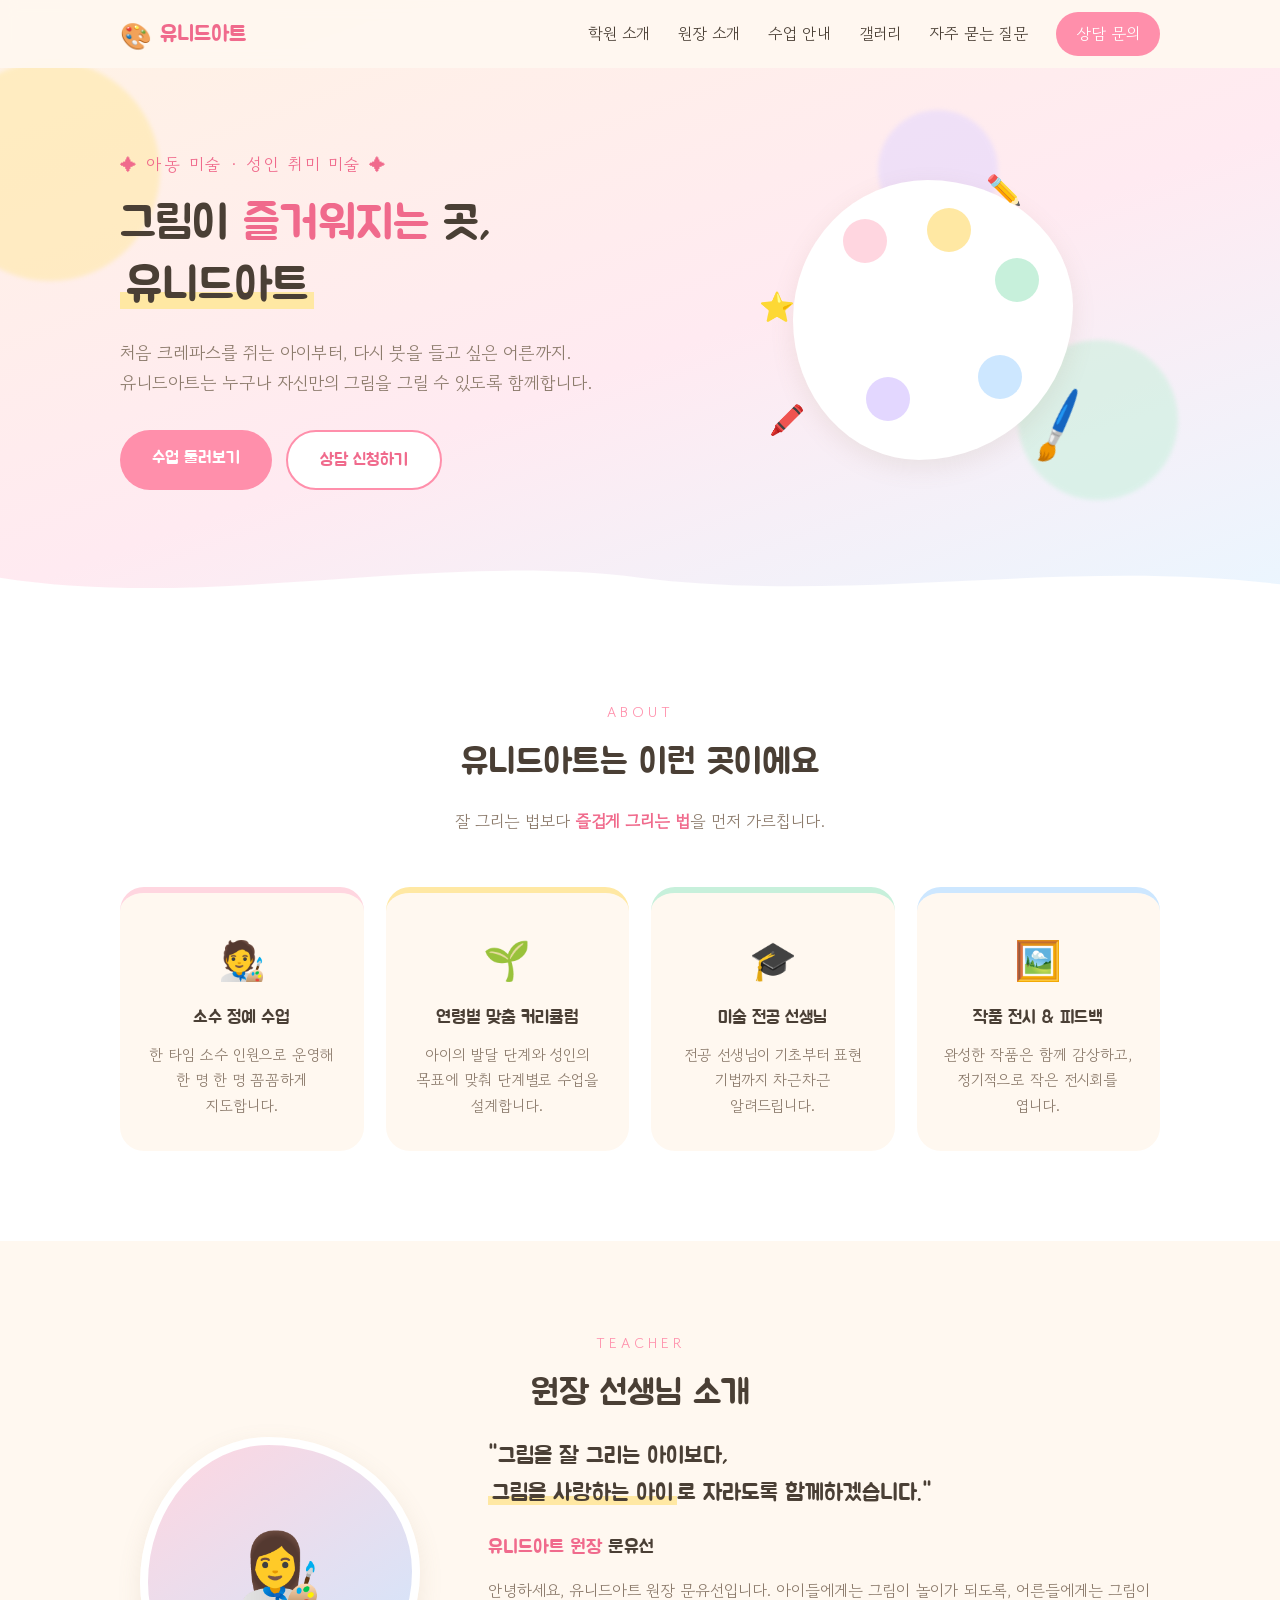
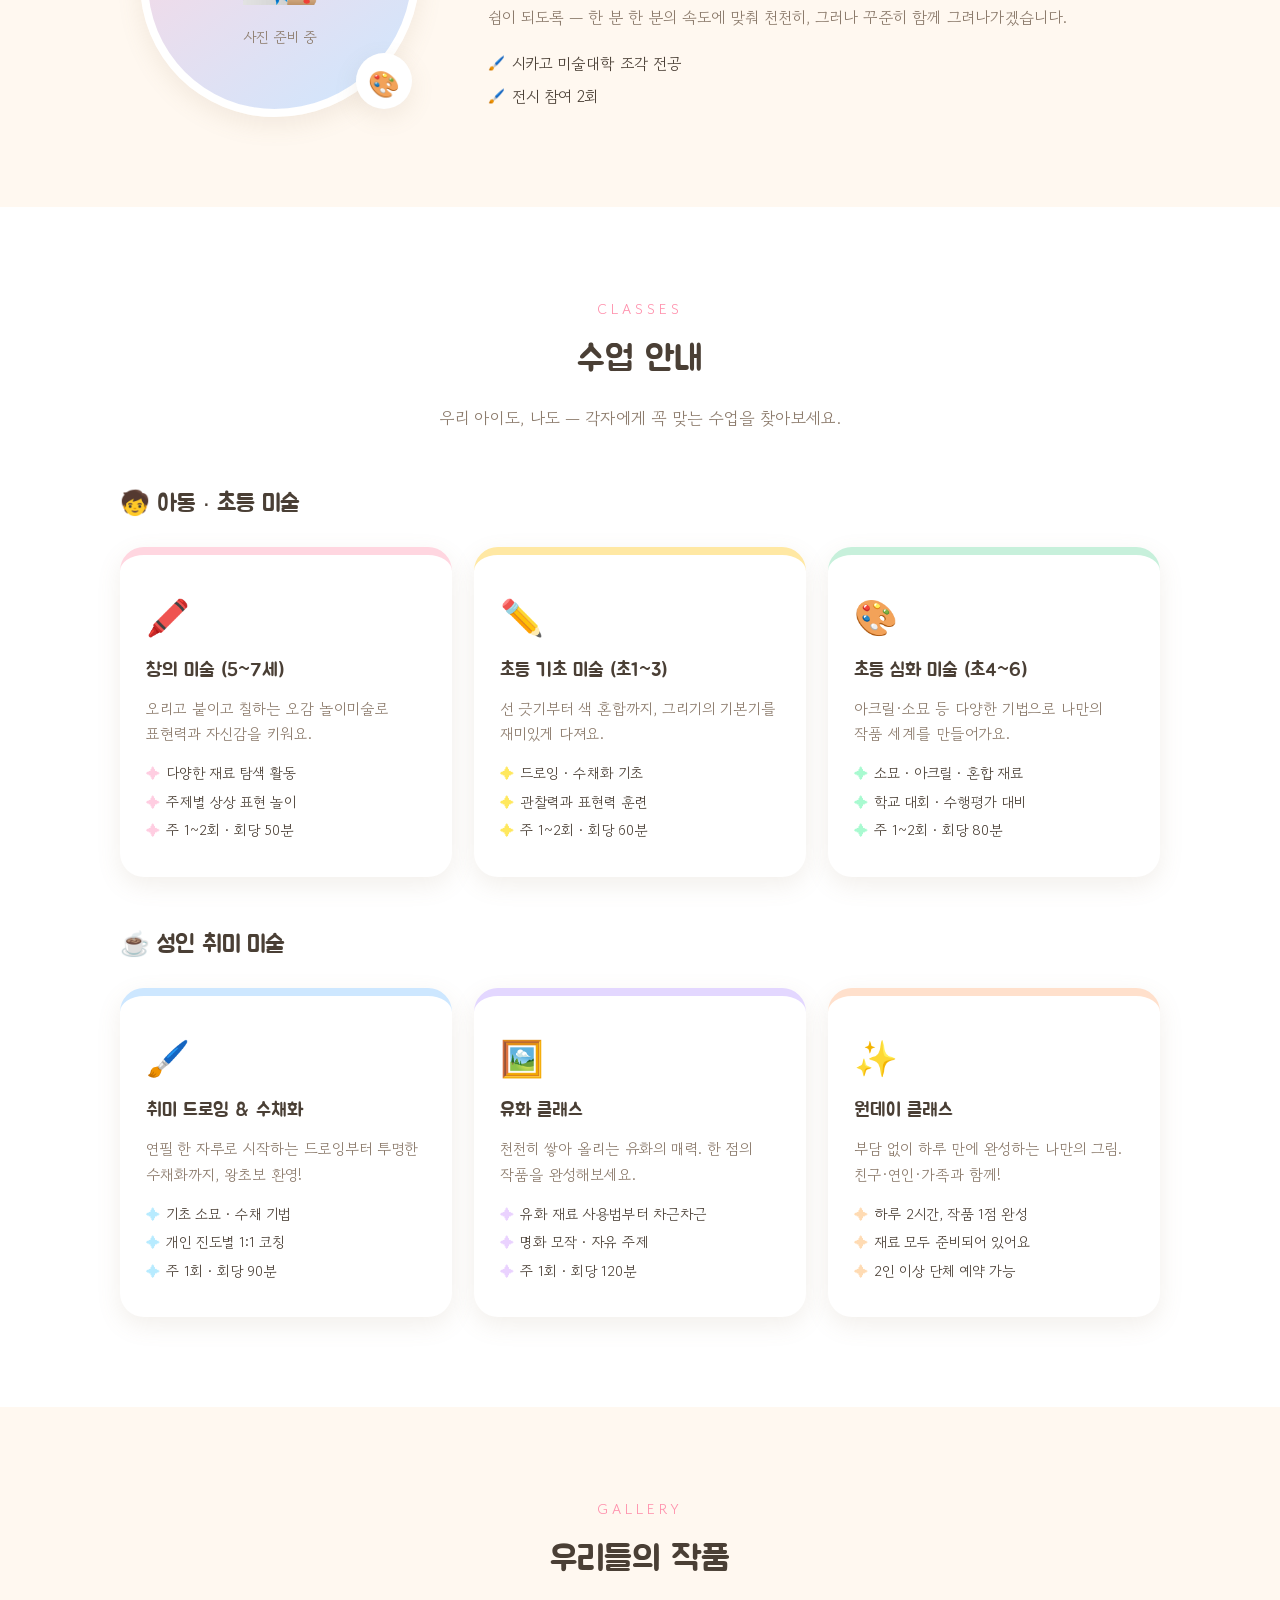
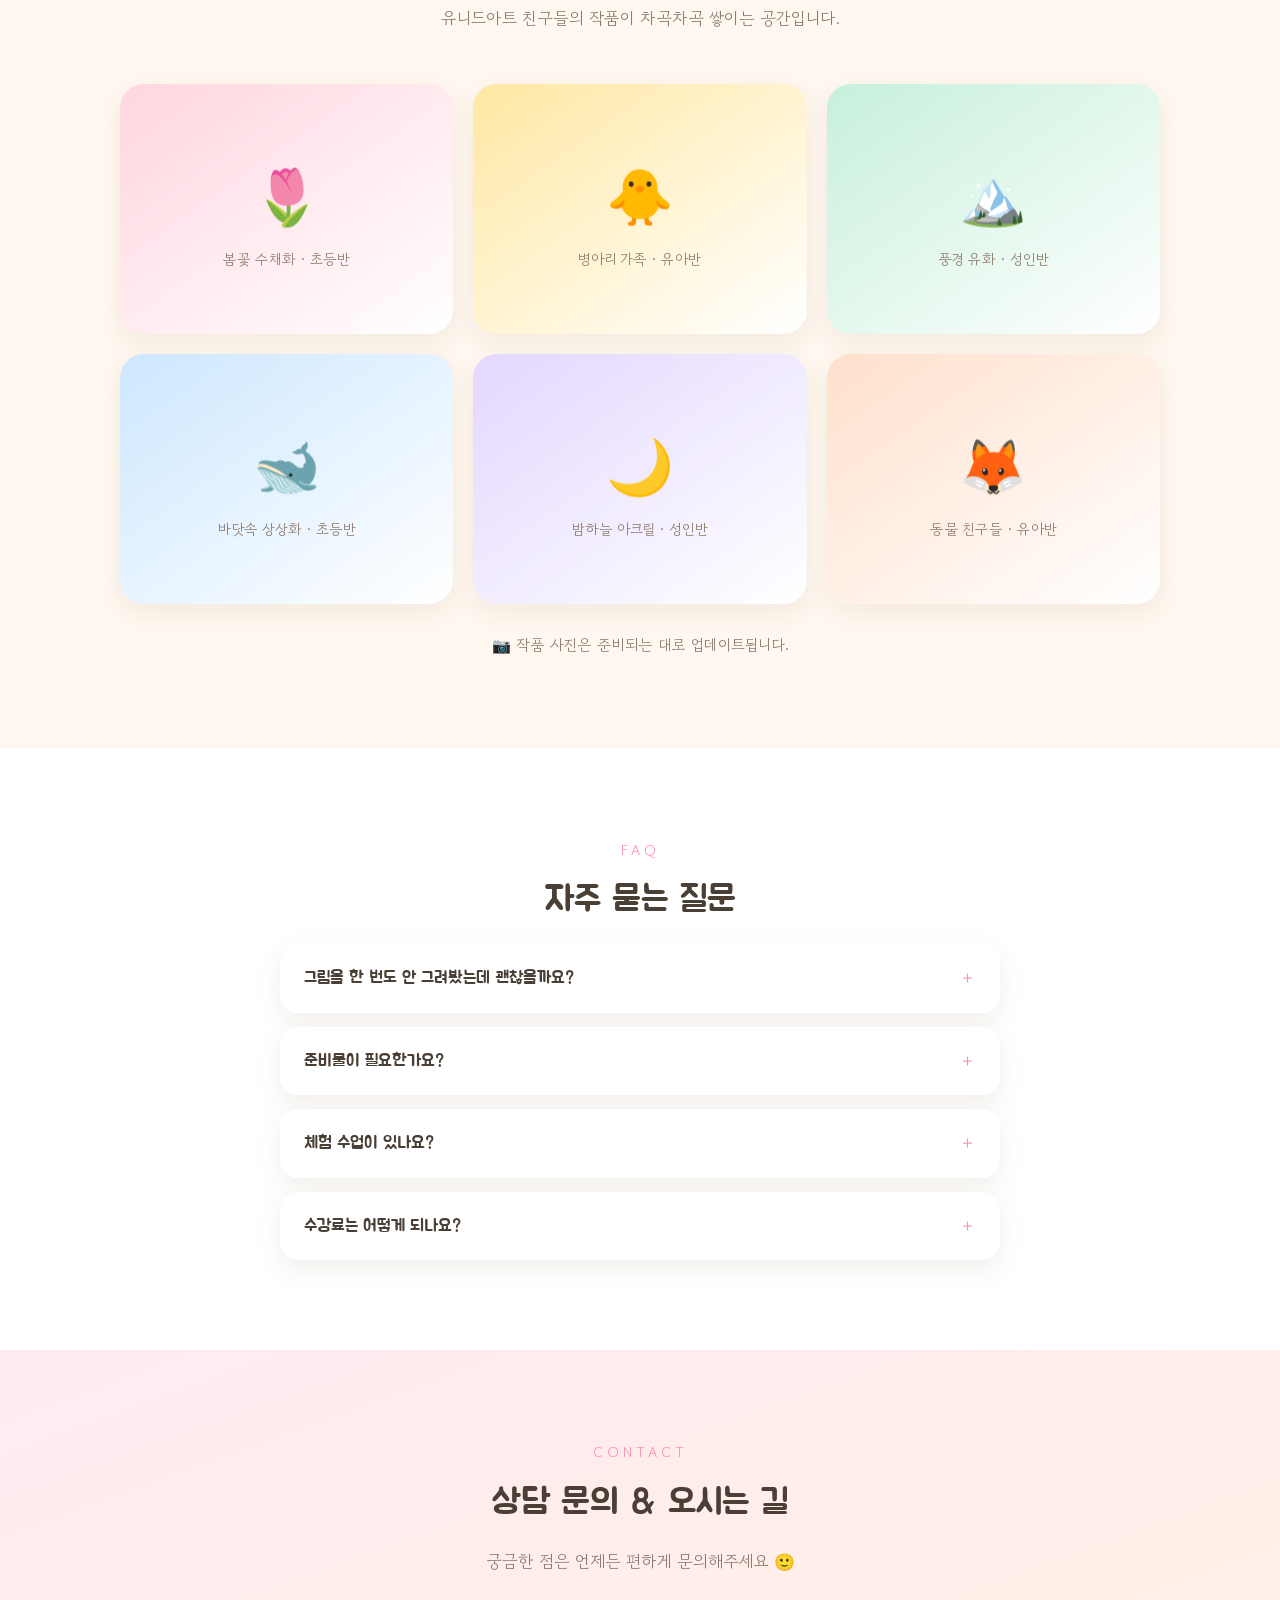
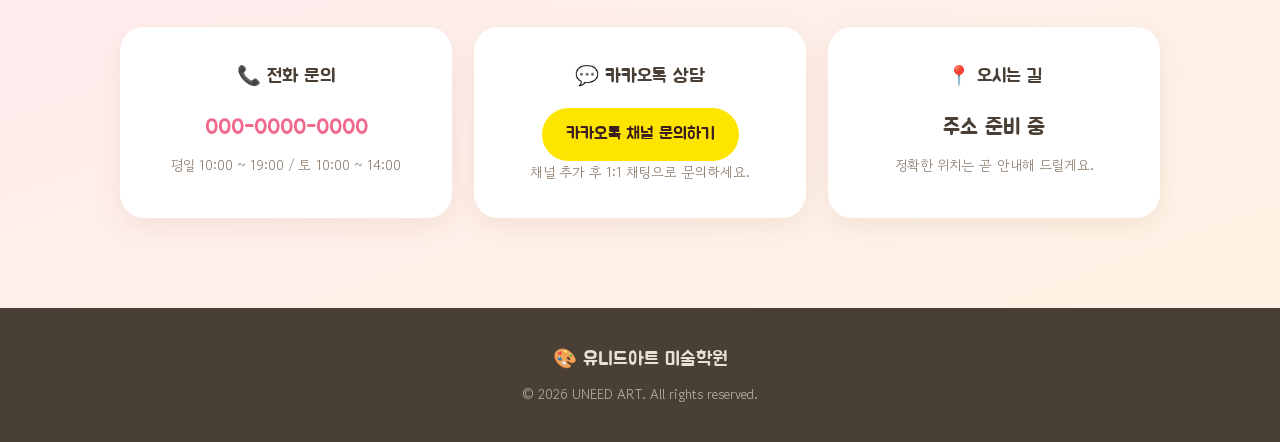
<file: index.html>
<!DOCTYPE html>
<html lang="ko">
<head>
  <meta charset="UTF-8" />
  <meta name="viewport" content="width=device-width, initial-scale=1.0" />
  <title>유니드아트 미술학원 | 그림이 즐거워지는 곳</title>
  <meta name="description" content="유니드아트 미술학원 — 아동·초등 창의미술부터 성인 취미미술까지, 누구나 그림이 즐거워지는 따뜻한 미술 공간입니다." />
  <link rel="canonical" href="https://youngjoomoon.github.io/unid-art-academy/" />
  <meta property="og:type" content="website" />
  <meta property="og:title" content="유니드아트 미술학원 | 그림이 즐거워지는 곳" />
  <meta property="og:description" content="아동·초등 창의미술부터 성인 취미미술까지, 누구나 그림이 즐거워지는 따뜻한 미술 공간" />
  <meta property="og:url" content="https://youngjoomoon.github.io/unid-art-academy/" />
  <meta property="og:locale" content="ko_KR" />
  <link rel="preconnect" href="https://fonts.googleapis.com" />
  <link rel="preconnect" href="https://fonts.gstatic.com" crossorigin />
  <link href="https://fonts.googleapis.com/css2?family=Jua&family=Gowun+Dodum&display=swap" rel="stylesheet" />
  <link rel="stylesheet" href="css/style.css" />
  <link rel="icon" href="data:image/svg+xml,<svg xmlns='http://www.w3.org/2000/svg' viewBox='0 0 100 100'><text y='.9em' font-size='90'>🎨</text></svg>" />
</head>
<body>

  <!-- ===== 헤더 ===== -->
  <header class="header" id="header">
    <div class="container header__inner">
      <a href="#hero" class="logo">
        <span class="logo__icon">🎨</span>
        <span class="logo__text">유니드아트</span>
      </a>
      <nav class="nav" id="nav">
        <a href="#about">학원 소개</a>
        <a href="#teacher">원장 소개</a>
        <a href="#classes">수업 안내</a>
        <a href="#gallery">갤러리</a>
        <a href="#faq">자주 묻는 질문</a>
        <a href="#contact" class="nav__cta">상담 문의</a>
      </nav>
      <button class="nav-toggle" id="navToggle" aria-label="메뉴 열기">
        <span></span><span></span><span></span>
      </button>
    </div>
  </header>

  <!-- ===== 히어로 ===== -->
  <section class="hero" id="hero">
    <div class="hero__blob hero__blob--1"></div>
    <div class="hero__blob hero__blob--2"></div>
    <div class="hero__blob hero__blob--3"></div>
    <div class="container hero__inner">
      <div class="hero__text reveal">
        <p class="hero__eyebrow">✦ 아동 미술 · 성인 취미 미술 ✦</p>
        <h1 class="hero__title">
          그림이 <em>즐거워지는</em> 곳,<br />
          <span class="hero__brand">유니드아트</span>
        </h1>
        <p class="hero__desc">
          처음 크레파스를 쥐는 아이부터, 다시 붓을 들고 싶은 어른까지.<br />
          유니드아트는 누구나 자신만의 그림을 그릴 수 있도록 함께합니다.
        </p>
        <div class="hero__actions">
          <a href="#classes" class="btn btn--primary">수업 둘러보기</a>
          <a href="#contact" class="btn btn--outline">상담 신청하기</a>
        </div>
      </div>
      <div class="hero__art reveal" aria-hidden="true">
        <div class="palette">
          <div class="palette__board">
            <span class="palette__dot palette__dot--pink"></span>
            <span class="palette__dot palette__dot--yellow"></span>
            <span class="palette__dot palette__dot--mint"></span>
            <span class="palette__dot palette__dot--sky"></span>
            <span class="palette__dot palette__dot--lavender"></span>
          </div>
          <div class="palette__brush">🖌️</div>
          <div class="palette__sticker palette__sticker--1">✏️</div>
          <div class="palette__sticker palette__sticker--2">🖍️</div>
          <div class="palette__sticker palette__sticker--3">⭐</div>
        </div>
      </div>
    </div>
    <div class="hero__wave">
      <svg viewBox="0 0 1440 90" preserveAspectRatio="none">
        <path d="M0,40 C240,90 480,0 720,40 C960,80 1200,10 1440,50 L1440,90 L0,90 Z" fill="#ffffff"/>
      </svg>
    </div>
  </section>

  <!-- ===== 학원 소개 / 특징 ===== -->
  <section class="section" id="about">
    <div class="container">
      <p class="section__eyebrow reveal">ABOUT</p>
      <h2 class="section__title reveal">유니드아트는 이런 곳이에요</h2>
      <p class="section__sub reveal">
        잘 그리는 법보다 <strong>즐겁게 그리는 법</strong>을 먼저 가르칩니다.
      </p>
      <div class="features">
        <div class="feature reveal" style="--accent:#FFD6E0">
          <div class="feature__icon">🧑‍🎨</div>
          <h3>소수 정예 수업</h3>
          <p>한 타임 소수 인원으로 운영해 한 명 한 명 꼼꼼하게 지도합니다.</p>
        </div>
        <div class="feature reveal" style="--accent:#FFE8A3">
          <div class="feature__icon">🌱</div>
          <h3>연령별 맞춤 커리큘럼</h3>
          <p>아이의 발달 단계와 성인의 목표에 맞춰 단계별로 수업을 설계합니다.</p>
        </div>
        <div class="feature reveal" style="--accent:#C7F0DB">
          <div class="feature__icon">🎓</div>
          <h3>미술 전공 선생님</h3>
          <p>전공 선생님이 기초부터 표현 기법까지 차근차근 알려드립니다.</p>
        </div>
        <div class="feature reveal" style="--accent:#CDE7FF">
          <div class="feature__icon">🖼️</div>
          <h3>작품 전시 & 피드백</h3>
          <p>완성한 작품은 함께 감상하고, 정기적으로 작은 전시회를 엽니다.</p>
        </div>
      </div>
    </div>
  </section>

  <!-- ===== 원장 소개 ===== -->
  <section class="section section--tint" id="teacher">
    <div class="container">
      <p class="section__eyebrow reveal">TEACHER</p>
      <h2 class="section__title reveal">원장 선생님 소개</h2>
      <div class="teacher">
        <div class="teacher__photo reveal">
          <!-- TODO: 원장 사진 준비 시 아래 placeholder를 <img src="images/teacher.jpg" alt="원장 사진">으로 교체 -->
          <div class="teacher__photo-placeholder">
            <span>👩‍🎨</span>
            <p>사진 준비 중</p>
          </div>
          <div class="teacher__badge">🎨</div>
        </div>
        <div class="teacher__info reveal">
          <p class="teacher__greeting">
            "그림을 잘 그리는 아이보다,<br />
            <em>그림을 사랑하는 아이</em>로 자라도록 함께하겠습니다."
          </p>
          <h3 class="teacher__name">유니드아트 원장 <span>문유선</span></h3>
          <p class="teacher__intro">
            안녕하세요, 유니드아트 원장 문유선입니다. 아이들에게는 그림이 놀이가 되도록,
            어른들에게는 그림이 쉼이 되도록 — 한 분 한 분의 속도에 맞춰 천천히,
            그러나 꾸준히 함께 그려나가겠습니다.
          </p>
          <ul class="teacher__history">
            <li>시카고 미술대학 조각 전공</li>
            <li>전시 참여 2회</li>
          </ul>
        </div>
      </div>
    </div>
  </section>

  <!-- ===== 수업 안내 ===== -->
  <section class="section" id="classes">
    <div class="container">
      <p class="section__eyebrow reveal">CLASSES</p>
      <h2 class="section__title reveal">수업 안내</h2>
      <p class="section__sub reveal">우리 아이도, 나도 — 각자에게 꼭 맞는 수업을 찾아보세요.</p>

      <h3 class="classes__group reveal">🧒 아동 · 초등 미술</h3>
      <div class="cards">
        <article class="card reveal" style="--card:#FFD6E0">
          <div class="card__emoji">🖍️</div>
          <h4>창의 미술 (5~7세)</h4>
          <p>오리고 붙이고 칠하는 오감 놀이미술로 표현력과 자신감을 키워요.</p>
          <ul>
            <li>다양한 재료 탐색 활동</li>
            <li>주제별 상상 표현 놀이</li>
            <li>주 1~2회 · 회당 50분</li>
          </ul>
        </article>
        <article class="card reveal" style="--card:#FFE8A3">
          <div class="card__emoji">✏️</div>
          <h4>초등 기초 미술 (초1~3)</h4>
          <p>선 긋기부터 색 혼합까지, 그리기의 기본기를 재미있게 다져요.</p>
          <ul>
            <li>드로잉 · 수채화 기초</li>
            <li>관찰력과 표현력 훈련</li>
            <li>주 1~2회 · 회당 60분</li>
          </ul>
        </article>
        <article class="card reveal" style="--card:#C7F0DB">
          <div class="card__emoji">🎨</div>
          <h4>초등 심화 미술 (초4~6)</h4>
          <p>아크릴·소묘 등 다양한 기법으로 나만의 작품 세계를 만들어가요.</p>
          <ul>
            <li>소묘 · 아크릴 · 혼합 재료</li>
            <li>학교 대회 · 수행평가 대비</li>
            <li>주 1~2회 · 회당 80분</li>
          </ul>
        </article>
      </div>

      <h3 class="classes__group reveal">☕ 성인 취미 미술</h3>
      <div class="cards">
        <article class="card reveal" style="--card:#CDE7FF">
          <div class="card__emoji">🖌️</div>
          <h4>취미 드로잉 & 수채화</h4>
          <p>연필 한 자루로 시작하는 드로잉부터 투명한 수채화까지, 왕초보 환영!</p>
          <ul>
            <li>기초 소묘 · 수채 기법</li>
            <li>개인 진도별 1:1 코칭</li>
            <li>주 1회 · 회당 90분</li>
          </ul>
        </article>
        <article class="card reveal" style="--card:#E3D7FF">
          <div class="card__emoji">🖼️</div>
          <h4>유화 클래스</h4>
          <p>천천히 쌓아 올리는 유화의 매력. 한 점의 작품을 완성해보세요.</p>
          <ul>
            <li>유화 재료 사용법부터 차근차근</li>
            <li>명화 모작 · 자유 주제</li>
            <li>주 1회 · 회당 120분</li>
          </ul>
        </article>
        <article class="card reveal" style="--card:#FFE0CC">
          <div class="card__emoji">✨</div>
          <h4>원데이 클래스</h4>
          <p>부담 없이 하루 만에 완성하는 나만의 그림. 친구·연인·가족과 함께!</p>
          <ul>
            <li>하루 2시간, 작품 1점 완성</li>
            <li>재료 모두 준비되어 있어요</li>
            <li>2인 이상 단체 예약 가능</li>
          </ul>
        </article>
      </div>
    </div>
  </section>

  <!-- ===== 갤러리 ===== -->
  <section class="section section--tint" id="gallery">
    <div class="container">
      <p class="section__eyebrow reveal">GALLERY</p>
      <h2 class="section__title reveal">우리들의 작품</h2>
      <p class="section__sub reveal">유니드아트 친구들의 작품이 차곡차곡 쌓이는 공간입니다.</p>
      <!-- 실제 작품 사진이 준비되면 .gallery__item 안의 placeholder를 <img>로 교체하세요 -->
      <div class="gallery">
        <figure class="gallery__item reveal" style="--g:#FFD6E0"><span>🌷</span><figcaption>봄꽃 수채화 · 초등반</figcaption></figure>
        <figure class="gallery__item reveal" style="--g:#FFE8A3"><span>🐥</span><figcaption>병아리 가족 · 유아반</figcaption></figure>
        <figure class="gallery__item reveal" style="--g:#C7F0DB"><span>🏔️</span><figcaption>풍경 유화 · 성인반</figcaption></figure>
        <figure class="gallery__item reveal" style="--g:#CDE7FF"><span>🐋</span><figcaption>바닷속 상상화 · 초등반</figcaption></figure>
        <figure class="gallery__item reveal" style="--g:#E3D7FF"><span>🌙</span><figcaption>밤하늘 아크릴 · 성인반</figcaption></figure>
        <figure class="gallery__item reveal" style="--g:#FFE0CC"><span>🦊</span><figcaption>동물 친구들 · 유아반</figcaption></figure>
      </div>
      <p class="gallery__note reveal">📷 작품 사진은 준비되는 대로 업데이트됩니다.</p>
    </div>
  </section>

  <!-- ===== FAQ ===== -->
  <section class="section" id="faq">
    <div class="container container--narrow">
      <p class="section__eyebrow reveal">FAQ</p>
      <h2 class="section__title reveal">자주 묻는 질문</h2>
      <div class="faq-list">
        <details class="faq reveal">
          <summary>그림을 한 번도 안 그려봤는데 괜찮을까요?</summary>
          <p>물론이에요! 수강생 대부분이 처음 시작하시는 분들입니다. 연필 잡는 법부터 차근차근 알려드리니 걱정 말고 오세요.</p>
        </details>
        <details class="faq reveal">
          <summary>준비물이 필요한가요?</summary>
          <p>기본 재료는 학원에 모두 준비되어 있습니다. 개인 작품용 특수 재료가 필요한 경우에만 별도로 안내드려요.</p>
        </details>
        <details class="faq reveal">
          <summary>체험 수업이 있나요?</summary>
          <p>네, 등록 전 1회 체험 수업으로 수업 분위기를 직접 느껴보실 수 있습니다. 상담 시 체험 일정을 잡아드려요.</p>
        </details>
        <details class="faq reveal">
          <summary>수강료는 어떻게 되나요?</summary>
          <p>수업 종류와 횟수에 따라 달라집니다. 전화 또는 방문 상담으로 자세히 안내해 드릴게요.</p>
        </details>
      </div>
    </div>
  </section>

  <!-- ===== 상담 / 오시는 길 ===== -->
  <section class="section contact" id="contact">
    <div class="container">
      <p class="section__eyebrow reveal">CONTACT</p>
      <h2 class="section__title reveal">상담 문의 & 오시는 길</h2>
      <p class="section__sub reveal">궁금한 점은 언제든 편하게 문의해주세요 🙂</p>
      <div class="contact__grid">
        <div class="contact__card reveal">
          <h3>📞 전화 문의</h3>
          <!-- TODO: 전화번호 확정 시 아래 두 곳(href, 텍스트)을 실제 번호로 교체 -->
          <p class="contact__big"><a href="tel:000-0000-0000">000-0000-0000</a></p>
          <p class="contact__hint">평일 10:00 ~ 19:00 / 토 10:00 ~ 14:00</p>
        </div>
        <div class="contact__card reveal">
          <h3>💬 카카오톡 상담</h3>
          <!-- TODO: 카카오 채널 개설 후 href를 채널 주소로 교체 -->
          <p><a class="btn btn--kakao" href="#" onclick="alert('카카오톡 채널 준비 중입니다. 전화로 문의해주세요!'); return false;">카카오톡 채널 문의하기</a></p>
          <p class="contact__hint">채널 추가 후 1:1 채팅으로 문의하세요.</p>
        </div>
        <div class="contact__card reveal">
          <h3>📍 오시는 길</h3>
          <!-- TODO: 주소 확정 시 아래 텍스트 교체 + 지도 iframe(네이버/카카오맵) 추가 -->
          <p class="contact__big">주소 준비 중</p>
          <p class="contact__hint">정확한 위치는 곧 안내해 드릴게요.</p>
        </div>
      </div>
    </div>
  </section>

  <!-- ===== 푸터 ===== -->
  <footer class="footer">
    <div class="container footer__inner">
      <p class="footer__logo">🎨 유니드아트 미술학원</p>
      <p class="footer__copy">© 2026 UNEED ART. All rights reserved.</p>
    </div>
  </footer>

  <a href="#hero" class="to-top" id="toTop" aria-label="맨 위로">↑</a>

  <script src="js/main.js"></script>
</body>
</html>
</file>
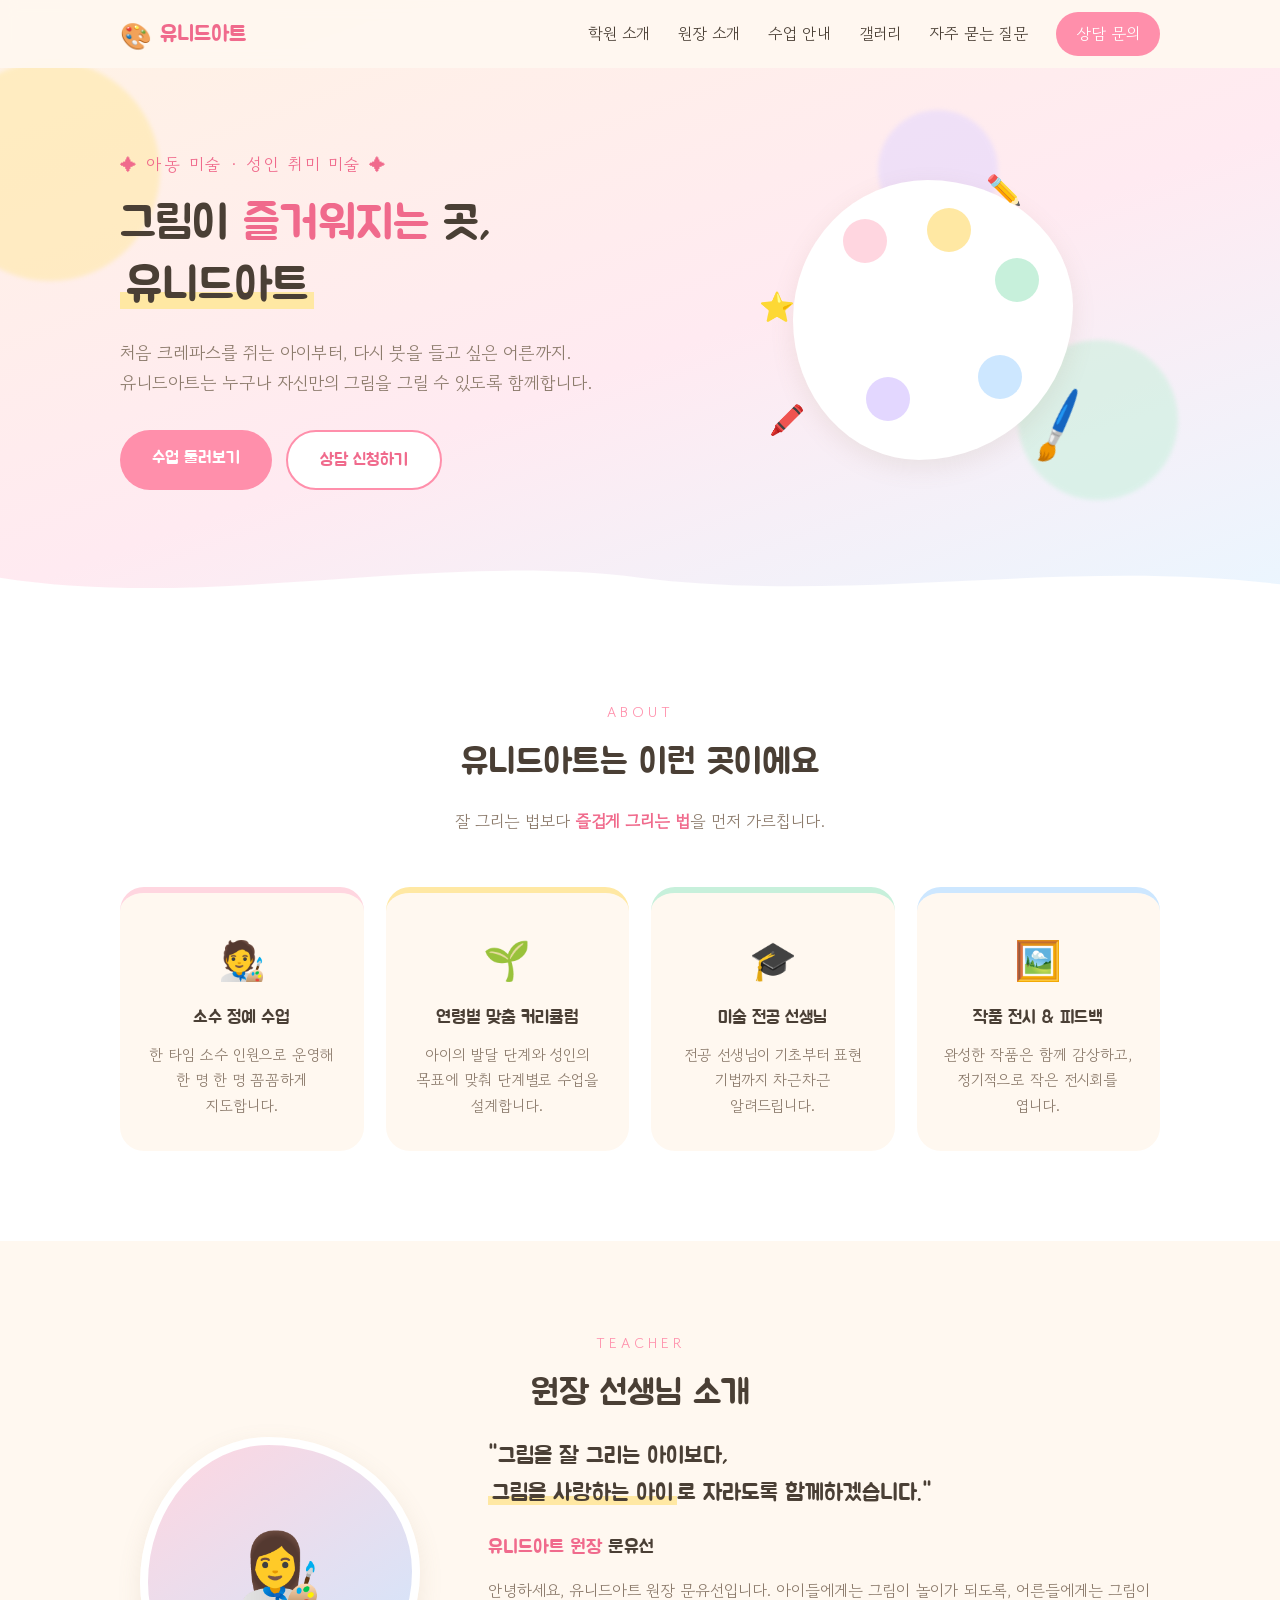
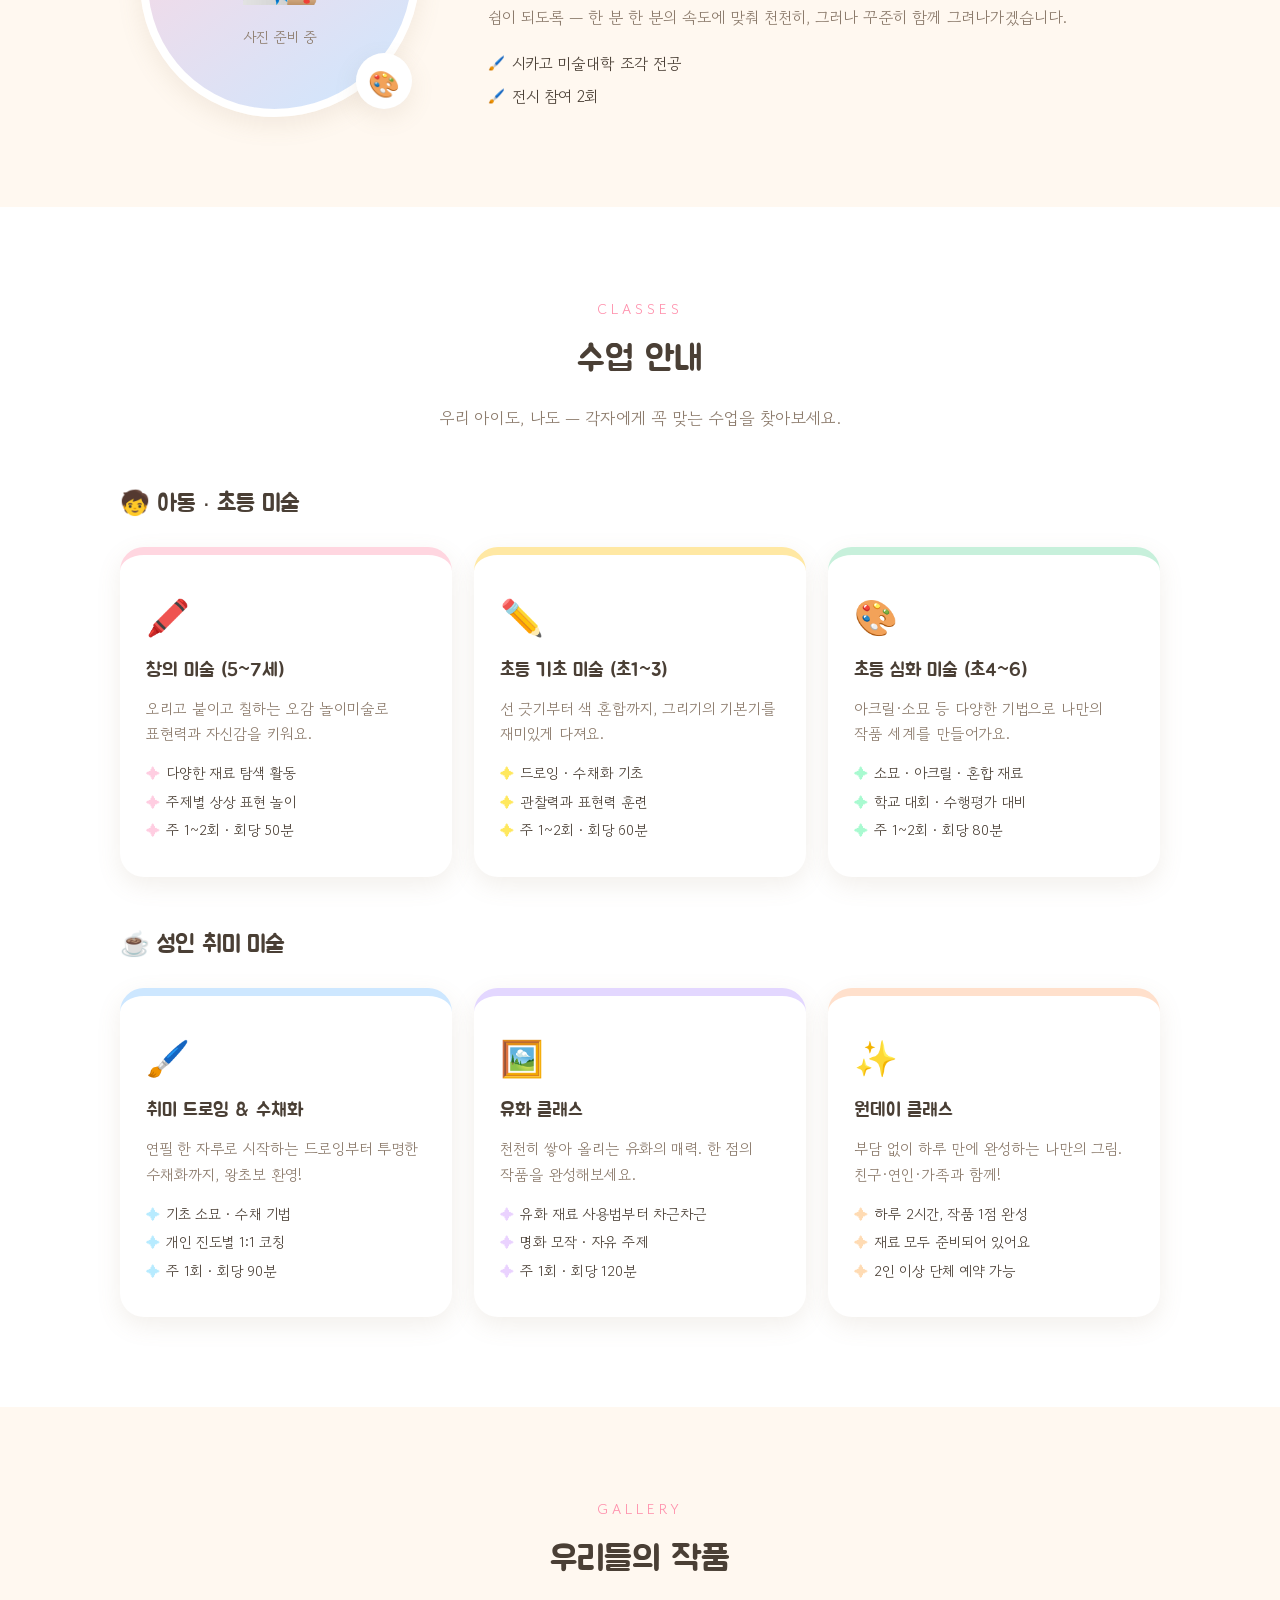
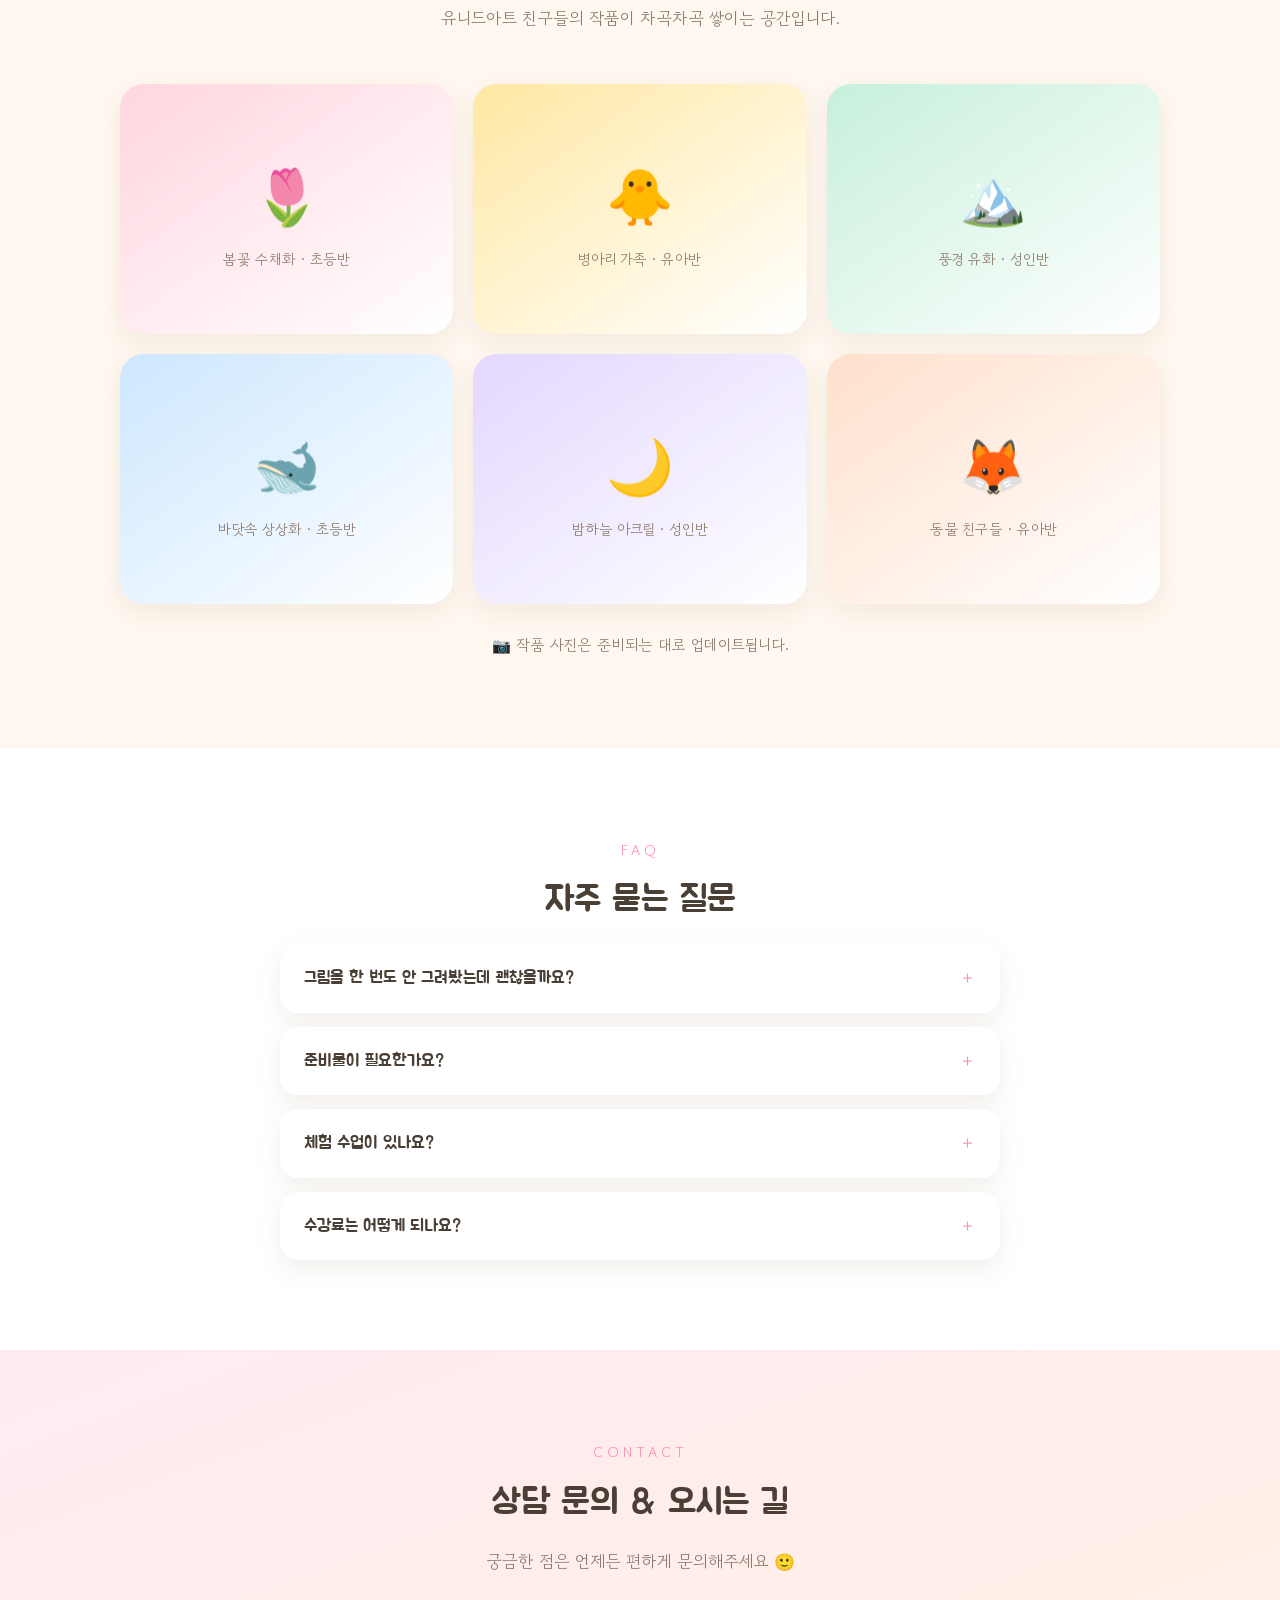
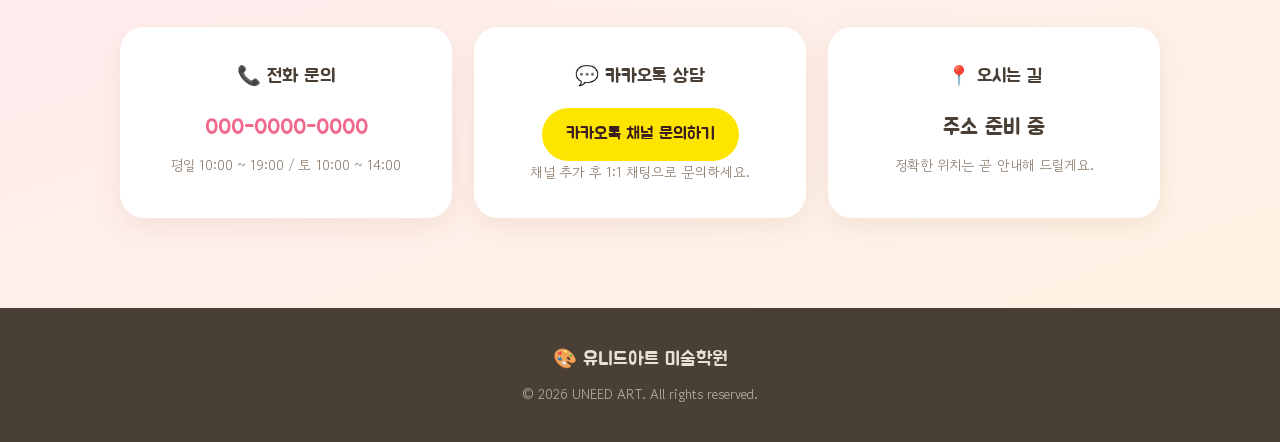
<file: 유니드아트_홈페이지.html>
﻿<!DOCTYPE html>
<html lang="ko">
<head>
  <meta charset="UTF-8" />
  <meta name="viewport" content="width=device-width, initial-scale=1.0" />
  <title>유니드아트 미술학원 | 그림이 즐거워지는 곳</title>
  <meta name="description" content="유니드아트 미술학원 — 아동·초등 창의미술부터 성인 취미미술까지, 누구나 그림이 즐거워지는 따뜻한 미술 공간입니다." />
  <link rel="preconnect" href="https://fonts.googleapis.com" />
  <link rel="preconnect" href="https://fonts.gstatic.com" crossorigin />
  <link href="https://fonts.googleapis.com/css2?family=Jua&family=Gowun+Dodum&display=swap" rel="stylesheet" />
  <style>
/* ===== 유니드아트 미술학원 ===== */
:root {
  --cream: #FFF8F0;
  --pink: #FFD6E0;
  --yellow: #FFE8A3;
  --mint: #C7F0DB;
  --sky: #CDE7FF;
  --lavender: #E3D7FF;
  --peach: #FFE0CC;
  --text: #4A3F35;
  --text-soft: #8C7B6C;
  --point: #FF8FAB;
  --point-deep: #F06A8C;
  --radius: 24px;
  --shadow: 0 8px 24px rgba(150, 120, 90, 0.12);
}

* { margin: 0; padding: 0; box-sizing: border-box; }

html { scroll-behavior: smooth; }

body {
  font-family: "Gowun Dodum", sans-serif;
  color: var(--text);
  background: var(--cream);
  line-height: 1.7;
  overflow-x: hidden;
  word-break: keep-all; /* 한국어 단어 중간 줄바꿈 방지 */
}

h1, h2, h3, h4, .logo__text { font-family: "Jua", sans-serif; font-weight: 400; }

a { color: inherit; text-decoration: none; }
ul { list-style: none; }
img { max-width: 100%; display: block; }

.container { max-width: 1080px; margin: 0 auto; padding: 0 20px; }
.container--narrow { max-width: 760px; }

/* ===== 헤더 ===== */
.header {
  position: fixed;
  top: 0; left: 0; right: 0;
  z-index: 100;
  background: rgba(255, 248, 240, 0.92);
  -webkit-backdrop-filter: blur(8px); /* iOS Safari */
  backdrop-filter: blur(8px);
  transition: box-shadow .3s;
}
.header.is-scrolled { box-shadow: 0 2px 16px rgba(150, 120, 90, 0.12); }

.header__inner {
  display: flex;
  align-items: center;
  justify-content: space-between;
  height: 68px;
}

.logo { display: flex; align-items: center; gap: 8px; }
.logo__icon { font-size: 1.6rem; }
.logo__text { font-size: 1.4rem; color: var(--point-deep); }

.nav { display: flex; align-items: center; gap: 28px; font-size: 1rem; }
.nav a { transition: color .2s; }
.nav a:hover { color: var(--point-deep); }
.nav__cta {
  background: var(--point);
  color: #fff !important;
  padding: 8px 20px;
  border-radius: 999px;
  transition: background .2s;
}
.nav__cta:hover { background: var(--point-deep); }

.nav-toggle {
  display: none;
  flex-direction: column;
  gap: 5px;
  background: none;
  border: none;
  cursor: pointer;
  padding: 8px;
}
.nav-toggle span {
  width: 24px; height: 3px;
  background: var(--text);
  border-radius: 2px;
  transition: transform .3s, opacity .3s;
}
.nav-toggle.is-open span:nth-child(1) { transform: translateY(8px) rotate(45deg); }
.nav-toggle.is-open span:nth-child(2) { opacity: 0; }
.nav-toggle.is-open span:nth-child(3) { transform: translateY(-8px) rotate(-45deg); }

/* ===== 버튼 ===== */
.btn {
  display: inline-block;
  padding: 14px 32px;
  border-radius: 999px;
  font-family: "Jua", sans-serif;
  font-size: 1.05rem;
  transition: transform .2s, box-shadow .2s, background .2s;
}
.btn:hover { transform: translateY(-3px); box-shadow: var(--shadow); }
.btn--primary { background: var(--point); color: #fff; }
.btn--primary:hover { background: var(--point-deep); }
.btn--outline { background: #fff; border: 2px solid var(--point); color: var(--point-deep); }
.btn--kakao { background: #FEE500; color: #3C1E1E; padding: 12px 24px; }

/* ===== 히어로 ===== */
.hero {
  position: relative;
  padding: 150px 0 120px;
  background: linear-gradient(160deg, #FFF3E4 0%, #FFEAF1 55%, #EAF6FF 100%);
  overflow: hidden;
}

.hero__blob {
  position: absolute;
  border-radius: 50%;
  filter: blur(2px);
  opacity: .55;
  animation: float 7s ease-in-out infinite;
}
.hero__blob--1 { width: 220px; height: 220px; background: var(--yellow); top: 10%; left: -60px; }
.hero__blob--2 { width: 160px; height: 160px; background: var(--mint); bottom: 18%; right: 8%; animation-delay: 1.5s; }
.hero__blob--3 { width: 120px; height: 120px; background: var(--lavender); top: 18%; right: 22%; animation-delay: 3s; }

@keyframes float {
  0%, 100% { transform: translateY(0); }
  50% { transform: translateY(-18px); }
}

.hero__inner {
  position: relative;
  display: grid;
  grid-template-columns: 1.2fr 1fr;
  gap: 40px;
  align-items: center;
}

.hero__eyebrow {
  color: var(--point-deep);
  font-size: 1.05rem;
  margin-bottom: 14px;
  letter-spacing: 2px;
}

.hero__title { font-size: 2.9rem; line-height: 1.35; margin-bottom: 20px; }
.hero__title em { font-style: normal; color: var(--point-deep); }
.hero__brand {
  background: linear-gradient(transparent 62%, var(--yellow) 62%);
  padding: 0 6px;
}

.hero__desc { color: var(--text-soft); font-size: 1.1rem; margin-bottom: 32px; }
.hero__actions { display: flex; gap: 14px; flex-wrap: wrap; }

/* 팔레트 일러스트 */
.hero__art { display: flex; justify-content: center; }
.palette { position: relative; width: 280px; height: 280px; }
.palette__board {
  width: 100%; height: 100%;
  background: #fff;
  border-radius: 48% 52% 55% 45% / 50% 45% 55% 50%;
  box-shadow: var(--shadow);
  position: relative;
  animation: float 6s ease-in-out infinite;
}
.palette__dot {
  position: absolute;
  width: 44px; height: 44px;
  border-radius: 50%;
}
.palette__dot--pink     { background: var(--pink);     top: 14%; left: 18%; }
.palette__dot--yellow   { background: var(--yellow);   top: 10%; left: 48%; }
.palette__dot--mint     { background: var(--mint);     top: 28%; right: 12%; }
.palette__dot--sky      { background: var(--sky);      bottom: 22%; right: 18%; }
.palette__dot--lavender { background: var(--lavender); bottom: 14%; left: 26%; }
.palette__brush {
  position: absolute;
  font-size: 3.4rem;
  bottom: -8px; right: -18px;
  transform: rotate(-20deg);
  animation: float 5s ease-in-out infinite reverse;
}
.palette__sticker { position: absolute; font-size: 1.8rem; animation: float 4.5s ease-in-out infinite; }
.palette__sticker--1 { top: -16px; right: 18%; animation-delay: .8s; }
.palette__sticker--2 { bottom: 6%; left: -24px; animation-delay: 1.6s; }
.palette__sticker--3 { top: 36%; left: -34px; animation-delay: 2.4s; }

.hero__wave { position: absolute; bottom: -1px; left: 0; right: 0; line-height: 0; }
.hero__wave svg { width: 100%; height: 60px; }

/* ===== 공통 섹션 ===== */
.section { padding: 90px 0; background: #fff; }
.section--tint { background: var(--cream); }

.section__eyebrow {
  text-align: center;
  color: var(--point);
  letter-spacing: 4px;
  font-size: .9rem;
  margin-bottom: 8px;
}
.section__title { text-align: center; font-size: 2.2rem; margin-bottom: 14px; }
.section__sub { text-align: center; color: var(--text-soft); margin-bottom: 52px; font-size: 1.05rem; }
.section__sub strong { color: var(--point-deep); }

/* ===== 특징 ===== */
.features {
  display: grid;
  grid-template-columns: repeat(4, 1fr);
  gap: 22px;
}
.feature {
  background: var(--cream);
  border-radius: var(--radius);
  padding: 32px 22px;
  text-align: center;
  border-top: 6px solid var(--accent, var(--pink));
  transition: transform .25s, box-shadow .25s;
}
.feature:hover { transform: translateY(-6px); box-shadow: var(--shadow); }
.feature__icon { font-size: 2.4rem; margin-bottom: 12px; }
.feature h3 { font-size: 1.15rem; margin-bottom: 8px; }
.feature p { font-size: .95rem; color: var(--text-soft); }

/* ===== 원장 소개 ===== */
.teacher {
  display: grid;
  grid-template-columns: 320px 1fr;
  gap: 48px;
  align-items: center;
  margin-top: 12px;
}

.teacher__photo { position: relative; justify-self: center; }
.teacher__photo img,
.teacher__photo-placeholder {
  width: 280px;
  height: 280px;
  border-radius: 46% 54% 52% 48% / 52% 48% 52% 48%;
  object-fit: cover;
  box-shadow: var(--shadow);
  border: 8px solid #fff;
}
.teacher__photo-placeholder {
  background: linear-gradient(145deg, var(--pink), var(--sky));
  display: flex;
  flex-direction: column;
  align-items: center;
  justify-content: center;
  gap: 6px;
}
.teacher__photo-placeholder span { font-size: 4.2rem; }
.teacher__photo-placeholder p { font-size: .9rem; color: var(--text-soft); }
.teacher__badge {
  position: absolute;
  bottom: 8px; right: 8px;
  width: 56px; height: 56px;
  border-radius: 50%;
  background: #fff;
  box-shadow: var(--shadow);
  display: flex;
  align-items: center;
  justify-content: center;
  font-size: 1.6rem;
  animation: float 5s ease-in-out infinite;
}

.teacher__greeting {
  font-family: "Jua", sans-serif;
  font-size: 1.45rem;
  line-height: 1.6;
  margin-bottom: 20px;
}
.teacher__greeting em { font-style: normal; background: linear-gradient(transparent 62%, var(--yellow) 62%); padding: 0 4px; }

.teacher__name { font-size: 1.2rem; margin-bottom: 12px; color: var(--point-deep); }
.teacher__name span { color: var(--text); }

.teacher__intro { color: var(--text-soft); margin-bottom: 20px; }

.teacher__history li {
  position: relative;
  padding-left: 24px;
  margin-bottom: 6px;
  font-size: .98rem;
}
.teacher__history li::before {
  content: "🖌️";
  position: absolute;
  left: 0;
  font-size: .85rem;
}
.teacher__history em { font-style: normal; font-size: .82rem; color: var(--point); }

/* ===== 수업 카드 ===== */
.classes__group { font-size: 1.5rem; margin: 48px 0 22px; }
.classes__group:first-of-type { margin-top: 0; }

.cards {
  display: grid;
  grid-template-columns: repeat(3, 1fr);
  gap: 22px;
}
.card {
  background: #fff;
  border-radius: var(--radius);
  padding: 30px 26px;
  box-shadow: var(--shadow);
  border-top: 8px solid var(--card, var(--pink));
  transition: transform .25s;
}
.card:hover { transform: translateY(-6px) rotate(-.5deg); }
.card__emoji { font-size: 2.2rem; margin-bottom: 10px; }
.card h4 { font-size: 1.2rem; margin-bottom: 8px; }
.card > p { color: var(--text-soft); font-size: .95rem; margin-bottom: 14px; }
.card ul li {
  font-size: .9rem;
  padding-left: 20px;
  position: relative;
  margin-bottom: 4px;
}
.card ul li::before {
  content: "✦";
  position: absolute;
  left: 0;
  color: var(--card, var(--point));
  filter: saturate(2);
}

/* ===== 갤러리 ===== */
.gallery {
  display: grid;
  grid-template-columns: repeat(3, 1fr);
  gap: 20px;
}
.gallery__item {
  aspect-ratio: 4 / 3;
  border-radius: var(--radius);
  background: linear-gradient(145deg, var(--g, var(--pink)), #fff);
  display: flex;
  flex-direction: column;
  align-items: center;
  justify-content: center;
  gap: 8px;
  box-shadow: var(--shadow);
  transition: transform .25s;
}
.gallery__item:hover { transform: scale(1.04) rotate(.6deg); }
.gallery__item span { font-size: 3.4rem; }
.gallery__item figcaption { font-size: .9rem; color: var(--text-soft); }
.gallery__note { text-align: center; margin-top: 28px; color: var(--text-soft); font-size: .95rem; }

/* ===== FAQ ===== */
.faq-list { display: flex; flex-direction: column; gap: 14px; }
.faq {
  background: #fff;
  border-radius: 18px;
  box-shadow: var(--shadow);
  overflow: hidden;
}
.faq summary {
  cursor: pointer;
  padding: 20px 24px;
  font-family: "Jua", sans-serif;
  font-size: 1.05rem;
  list-style: none;
  position: relative;
}
.faq summary::-webkit-details-marker { display: none; }
.faq summary::after {
  content: "＋";
  position: absolute;
  right: 24px;
  color: var(--point);
  transition: transform .25s;
}
.faq[open] summary::after { transform: rotate(45deg); }
.faq p { padding: 0 24px 20px; color: var(--text-soft); font-size: .98rem; }

/* ===== 상담 ===== */
.contact { background: linear-gradient(160deg, #FFEAF1 0%, #FFF3E4 100%); }
.contact__grid {
  display: grid;
  grid-template-columns: repeat(3, 1fr);
  gap: 22px;
}
.contact__card {
  background: #fff;
  border-radius: var(--radius);
  padding: 34px 26px;
  text-align: center;
  box-shadow: var(--shadow);
}
.contact__card h3 { font-size: 1.2rem; margin-bottom: 14px; }
.contact__big { font-size: 1.4rem; font-family: "Jua", sans-serif; margin-bottom: 8px; }
.contact__big a { color: var(--point-deep); }
.contact__hint { font-size: .88rem; color: var(--text-soft); }

/* ===== 푸터 ===== */
.footer { background: #4A3F35; color: #E8DFD6; padding: 36px 0; }
.footer__inner { text-align: center; }
.footer__logo { font-family: "Jua", sans-serif; font-size: 1.2rem; margin-bottom: 6px; }
.footer__copy { font-size: .85rem; opacity: .7; }

/* ===== 맨 위로 ===== */
.to-top {
  position: fixed;
  right: 22px; bottom: 22px;
  width: 48px; height: 48px;
  border-radius: 50%;
  background: var(--point);
  color: #fff;
  display: flex;
  align-items: center;
  justify-content: center;
  font-size: 1.3rem;
  box-shadow: var(--shadow);
  opacity: 0;
  pointer-events: none;
  transition: opacity .3s, transform .2s;
  z-index: 90;
}
.to-top.is-visible { opacity: 1; pointer-events: auto; }
.to-top:hover { transform: translateY(-4px); }

/* ===== 스크롤 리빌 ===== */
.reveal {
  opacity: 0;
  transform: translateY(24px);
  transition: opacity .6s ease, transform .6s ease;
}
.reveal.is-visible { opacity: 1; transform: translateY(0); }

/* ===== 반응형 ===== */
@media (max-width: 900px) {
  .hero__inner { grid-template-columns: 1fr; text-align: center; }
  .teacher { grid-template-columns: 1fr; gap: 32px; text-align: center; }
  .teacher__history { display: inline-block; text-align: left; }
  .hero__actions { justify-content: center; }
  .hero__art { margin-top: 20px; }
  .features { grid-template-columns: repeat(2, 1fr); }
  .cards, .gallery, .contact__grid { grid-template-columns: 1fr 1fr; }
}

@media (max-width: 640px) {
  .hero { padding: 120px 0 100px; }
  .hero__title { font-size: 2.1rem; }
  .hero__desc br { display: none; } /* 좁은 화면에선 자연 줄바꿈 */
  .section { padding: 64px 0; }
  .section__title { font-size: 1.8rem; }
  .features, .cards, .gallery, .contact__grid { grid-template-columns: 1fr; }

  .nav {
    position: fixed;
    top: 68px; left: 0; right: 0;
    flex-direction: column;
    background: #fff;
    padding: 24px;
    gap: 18px;
    box-shadow: 0 12px 24px rgba(150, 120, 90, 0.15);
    transform: translateY(-130%);
    transition: transform .3s ease;
    z-index: -1;
  }
  .nav.is-open { transform: translateY(0); }
  .nav-toggle { display: flex; }
}

</style>
  <link rel="icon" href="data:image/svg+xml,<svg xmlns='http://www.w3.org/2000/svg' viewBox='0 0 100 100'><text y='.9em' font-size='90'>🎨</text></svg>" />
</head>
<body>

  <!-- ===== 헤더 ===== -->
  <header class="header" id="header">
    <div class="container header__inner">
      <a href="#hero" class="logo">
        <span class="logo__icon">🎨</span>
        <span class="logo__text">유니드아트</span>
      </a>
      <nav class="nav" id="nav">
        <a href="#about">학원 소개</a>
        <a href="#teacher">원장 소개</a>
        <a href="#classes">수업 안내</a>
        <a href="#gallery">갤러리</a>
        <a href="#faq">자주 묻는 질문</a>
        <a href="#contact" class="nav__cta">상담 문의</a>
      </nav>
      <button class="nav-toggle" id="navToggle" aria-label="메뉴 열기">
        <span></span><span></span><span></span>
      </button>
    </div>
  </header>

  <!-- ===== 히어로 ===== -->
  <section class="hero" id="hero">
    <div class="hero__blob hero__blob--1"></div>
    <div class="hero__blob hero__blob--2"></div>
    <div class="hero__blob hero__blob--3"></div>
    <div class="container hero__inner">
      <div class="hero__text reveal">
        <p class="hero__eyebrow">✦ 아동 미술 · 성인 취미 미술 ✦</p>
        <h1 class="hero__title">
          그림이 <em>즐거워지는</em> 곳,<br />
          <span class="hero__brand">유니드아트</span>
        </h1>
        <p class="hero__desc">
          처음 크레파스를 쥐는 아이부터, 다시 붓을 들고 싶은 어른까지.<br />
          유니드아트는 누구나 자신만의 그림을 그릴 수 있도록 함께합니다.
        </p>
        <div class="hero__actions">
          <a href="#classes" class="btn btn--primary">수업 둘러보기</a>
          <a href="#contact" class="btn btn--outline">상담 신청하기</a>
        </div>
      </div>
      <div class="hero__art reveal" aria-hidden="true">
        <div class="palette">
          <div class="palette__board">
            <span class="palette__dot palette__dot--pink"></span>
            <span class="palette__dot palette__dot--yellow"></span>
            <span class="palette__dot palette__dot--mint"></span>
            <span class="palette__dot palette__dot--sky"></span>
            <span class="palette__dot palette__dot--lavender"></span>
          </div>
          <div class="palette__brush">🖌️</div>
          <div class="palette__sticker palette__sticker--1">✏️</div>
          <div class="palette__sticker palette__sticker--2">🖍️</div>
          <div class="palette__sticker palette__sticker--3">⭐</div>
        </div>
      </div>
    </div>
    <div class="hero__wave">
      <svg viewBox="0 0 1440 90" preserveAspectRatio="none">
        <path d="M0,40 C240,90 480,0 720,40 C960,80 1200,10 1440,50 L1440,90 L0,90 Z" fill="#ffffff"/>
      </svg>
    </div>
  </section>

  <!-- ===== 학원 소개 / 특징 ===== -->
  <section class="section" id="about">
    <div class="container">
      <p class="section__eyebrow reveal">ABOUT</p>
      <h2 class="section__title reveal">유니드아트는 이런 곳이에요</h2>
      <p class="section__sub reveal">
        잘 그리는 법보다 <strong>즐겁게 그리는 법</strong>을 먼저 가르칩니다.
      </p>
      <div class="features">
        <div class="feature reveal" style="--accent:#FFD6E0">
          <div class="feature__icon">🧑‍🎨</div>
          <h3>소수 정예 수업</h3>
          <p>한 타임 소수 인원으로 운영해 한 명 한 명 꼼꼼하게 지도합니다.</p>
        </div>
        <div class="feature reveal" style="--accent:#FFE8A3">
          <div class="feature__icon">🌱</div>
          <h3>연령별 맞춤 커리큘럼</h3>
          <p>아이의 발달 단계와 성인의 목표에 맞춰 단계별로 수업을 설계합니다.</p>
        </div>
        <div class="feature reveal" style="--accent:#C7F0DB">
          <div class="feature__icon">🎓</div>
          <h3>미술 전공 선생님</h3>
          <p>전공 선생님이 기초부터 표현 기법까지 차근차근 알려드립니다.</p>
        </div>
        <div class="feature reveal" style="--accent:#CDE7FF">
          <div class="feature__icon">🖼️</div>
          <h3>작품 전시 & 피드백</h3>
          <p>완성한 작품은 함께 감상하고, 정기적으로 작은 전시회를 엽니다.</p>
        </div>
      </div>
    </div>
  </section>

  <!-- ===== 원장 소개 ===== -->
  <section class="section section--tint" id="teacher">
    <div class="container">
      <p class="section__eyebrow reveal">TEACHER</p>
      <h2 class="section__title reveal">원장 선생님 소개</h2>
      <div class="teacher">
        <div class="teacher__photo reveal">
          <!-- TODO: 원장 사진 준비 시 아래 placeholder를 <img src="images/teacher.jpg" alt="원장 사진">으로 교체 -->
          <div class="teacher__photo-placeholder">
            <span>👩‍🎨</span>
            <p>사진 준비 중</p>
          </div>
          <div class="teacher__badge">🎨</div>
        </div>
        <div class="teacher__info reveal">
          <p class="teacher__greeting">
            "그림을 잘 그리는 아이보다,<br />
            <em>그림을 사랑하는 아이</em>로 자라도록 함께하겠습니다."
          </p>
          <h3 class="teacher__name">유니드아트 원장 <span>문유선</span></h3>
          <p class="teacher__intro">
            안녕하세요, 유니드아트 원장 문유선입니다. 아이들에게는 그림이 놀이가 되도록,
            어른들에게는 그림이 쉼이 되도록 — 한 분 한 분의 속도에 맞춰 천천히,
            그러나 꾸준히 함께 그려나가겠습니다.
          </p>
          <ul class="teacher__history">
            <li>시카고 미술대학 조각 전공</li>
            <li>전시 참여 2회</li>
          </ul>
        </div>
      </div>
    </div>
  </section>

  <!-- ===== 수업 안내 ===== -->
  <section class="section" id="classes">
    <div class="container">
      <p class="section__eyebrow reveal">CLASSES</p>
      <h2 class="section__title reveal">수업 안내</h2>
      <p class="section__sub reveal">우리 아이도, 나도 — 각자에게 꼭 맞는 수업을 찾아보세요.</p>

      <h3 class="classes__group reveal">🧒 아동 · 초등 미술</h3>
      <div class="cards">
        <article class="card reveal" style="--card:#FFD6E0">
          <div class="card__emoji">🖍️</div>
          <h4>창의 미술 (5~7세)</h4>
          <p>오리고 붙이고 칠하는 오감 놀이미술로 표현력과 자신감을 키워요.</p>
          <ul>
            <li>다양한 재료 탐색 활동</li>
            <li>주제별 상상 표현 놀이</li>
            <li>주 1~2회 · 회당 50분</li>
          </ul>
        </article>
        <article class="card reveal" style="--card:#FFE8A3">
          <div class="card__emoji">✏️</div>
          <h4>초등 기초 미술 (초1~3)</h4>
          <p>선 긋기부터 색 혼합까지, 그리기의 기본기를 재미있게 다져요.</p>
          <ul>
            <li>드로잉 · 수채화 기초</li>
            <li>관찰력과 표현력 훈련</li>
            <li>주 1~2회 · 회당 60분</li>
          </ul>
        </article>
        <article class="card reveal" style="--card:#C7F0DB">
          <div class="card__emoji">🎨</div>
          <h4>초등 심화 미술 (초4~6)</h4>
          <p>아크릴·소묘 등 다양한 기법으로 나만의 작품 세계를 만들어가요.</p>
          <ul>
            <li>소묘 · 아크릴 · 혼합 재료</li>
            <li>학교 대회 · 수행평가 대비</li>
            <li>주 1~2회 · 회당 80분</li>
          </ul>
        </article>
      </div>

      <h3 class="classes__group reveal">☕ 성인 취미 미술</h3>
      <div class="cards">
        <article class="card reveal" style="--card:#CDE7FF">
          <div class="card__emoji">🖌️</div>
          <h4>취미 드로잉 & 수채화</h4>
          <p>연필 한 자루로 시작하는 드로잉부터 투명한 수채화까지, 왕초보 환영!</p>
          <ul>
            <li>기초 소묘 · 수채 기법</li>
            <li>개인 진도별 1:1 코칭</li>
            <li>주 1회 · 회당 90분</li>
          </ul>
        </article>
        <article class="card reveal" style="--card:#E3D7FF">
          <div class="card__emoji">🖼️</div>
          <h4>유화 클래스</h4>
          <p>천천히 쌓아 올리는 유화의 매력. 한 점의 작품을 완성해보세요.</p>
          <ul>
            <li>유화 재료 사용법부터 차근차근</li>
            <li>명화 모작 · 자유 주제</li>
            <li>주 1회 · 회당 120분</li>
          </ul>
        </article>
        <article class="card reveal" style="--card:#FFE0CC">
          <div class="card__emoji">✨</div>
          <h4>원데이 클래스</h4>
          <p>부담 없이 하루 만에 완성하는 나만의 그림. 친구·연인·가족과 함께!</p>
          <ul>
            <li>하루 2시간, 작품 1점 완성</li>
            <li>재료 모두 준비되어 있어요</li>
            <li>2인 이상 단체 예약 가능</li>
          </ul>
        </article>
      </div>
    </div>
  </section>

  <!-- ===== 갤러리 ===== -->
  <section class="section section--tint" id="gallery">
    <div class="container">
      <p class="section__eyebrow reveal">GALLERY</p>
      <h2 class="section__title reveal">우리들의 작품</h2>
      <p class="section__sub reveal">유니드아트 친구들의 작품이 차곡차곡 쌓이는 공간입니다.</p>
      <!-- 실제 작품 사진이 준비되면 .gallery__item 안의 placeholder를 <img>로 교체하세요 -->
      <div class="gallery">
        <figure class="gallery__item reveal" style="--g:#FFD6E0"><span>🌷</span><figcaption>봄꽃 수채화 · 초등반</figcaption></figure>
        <figure class="gallery__item reveal" style="--g:#FFE8A3"><span>🐥</span><figcaption>병아리 가족 · 유아반</figcaption></figure>
        <figure class="gallery__item reveal" style="--g:#C7F0DB"><span>🏔️</span><figcaption>풍경 유화 · 성인반</figcaption></figure>
        <figure class="gallery__item reveal" style="--g:#CDE7FF"><span>🐋</span><figcaption>바닷속 상상화 · 초등반</figcaption></figure>
        <figure class="gallery__item reveal" style="--g:#E3D7FF"><span>🌙</span><figcaption>밤하늘 아크릴 · 성인반</figcaption></figure>
        <figure class="gallery__item reveal" style="--g:#FFE0CC"><span>🦊</span><figcaption>동물 친구들 · 유아반</figcaption></figure>
      </div>
      <p class="gallery__note reveal">📷 작품 사진은 준비되는 대로 업데이트됩니다.</p>
    </div>
  </section>

  <!-- ===== FAQ ===== -->
  <section class="section" id="faq">
    <div class="container container--narrow">
      <p class="section__eyebrow reveal">FAQ</p>
      <h2 class="section__title reveal">자주 묻는 질문</h2>
      <div class="faq-list">
        <details class="faq reveal">
          <summary>그림을 한 번도 안 그려봤는데 괜찮을까요?</summary>
          <p>물론이에요! 수강생 대부분이 처음 시작하시는 분들입니다. 연필 잡는 법부터 차근차근 알려드리니 걱정 말고 오세요.</p>
        </details>
        <details class="faq reveal">
          <summary>준비물이 필요한가요?</summary>
          <p>기본 재료는 학원에 모두 준비되어 있습니다. 개인 작품용 특수 재료가 필요한 경우에만 별도로 안내드려요.</p>
        </details>
        <details class="faq reveal">
          <summary>체험 수업이 있나요?</summary>
          <p>네, 등록 전 1회 체험 수업으로 수업 분위기를 직접 느껴보실 수 있습니다. 상담 시 체험 일정을 잡아드려요.</p>
        </details>
        <details class="faq reveal">
          <summary>수강료는 어떻게 되나요?</summary>
          <p>수업 종류와 횟수에 따라 달라집니다. 전화 또는 방문 상담으로 자세히 안내해 드릴게요.</p>
        </details>
      </div>
    </div>
  </section>

  <!-- ===== 상담 / 오시는 길 ===== -->
  <section class="section contact" id="contact">
    <div class="container">
      <p class="section__eyebrow reveal">CONTACT</p>
      <h2 class="section__title reveal">상담 문의 & 오시는 길</h2>
      <p class="section__sub reveal">궁금한 점은 언제든 편하게 문의해주세요 🙂</p>
      <div class="contact__grid">
        <div class="contact__card reveal">
          <h3>📞 전화 문의</h3>
          <!-- TODO: 전화번호 확정 시 아래 두 곳(href, 텍스트)을 실제 번호로 교체 -->
          <p class="contact__big"><a href="tel:000-0000-0000">000-0000-0000</a></p>
          <p class="contact__hint">평일 10:00 ~ 19:00 / 토 10:00 ~ 14:00</p>
        </div>
        <div class="contact__card reveal">
          <h3>💬 카카오톡 상담</h3>
          <!-- TODO: 카카오 채널 개설 후 href를 채널 주소로 교체 -->
          <p><a class="btn btn--kakao" href="#" onclick="alert('카카오톡 채널 준비 중입니다. 전화로 문의해주세요!'); return false;">카카오톡 채널 문의하기</a></p>
          <p class="contact__hint">채널 추가 후 1:1 채팅으로 문의하세요.</p>
        </div>
        <div class="contact__card reveal">
          <h3>📍 오시는 길</h3>
          <!-- TODO: 주소 확정 시 아래 텍스트 교체 + 지도 iframe(네이버/카카오맵) 추가 -->
          <p class="contact__big">주소 준비 중</p>
          <p class="contact__hint">정확한 위치는 곧 안내해 드릴게요.</p>
        </div>
      </div>
    </div>
  </section>

  <!-- ===== 푸터 ===== -->
  <footer class="footer">
    <div class="container footer__inner">
      <p class="footer__logo">🎨 유니드아트 미술학원</p>
      <p class="footer__copy">© 2026 UNEED ART. All rights reserved.</p>
    </div>
  </footer>

  <a href="#hero" class="to-top" id="toTop" aria-label="맨 위로">↑</a>

  <script>
// ===== 유니드아트 미술학원 =====

// 모바일 메뉴 토글
const navToggle = document.getElementById('navToggle');
const nav = document.getElementById('nav');

navToggle.addEventListener('click', () => {
  nav.classList.toggle('is-open');
  navToggle.classList.toggle('is-open');
});

// 메뉴 항목 클릭 시 모바일 메뉴 닫기
nav.querySelectorAll('a').forEach((link) => {
  link.addEventListener('click', () => {
    nav.classList.remove('is-open');
    navToggle.classList.remove('is-open');
  });
});

// 스크롤 시 헤더 그림자 + 맨 위로 버튼
const header = document.getElementById('header');
const toTop = document.getElementById('toTop');

window.addEventListener('scroll', () => {
  header.classList.toggle('is-scrolled', window.scrollY > 10);
  toTop.classList.toggle('is-visible', window.scrollY > 500);
}, { passive: true });

// 스크롤 리빌 애니메이션
const observer = new IntersectionObserver(
  (entries) => {
    entries.forEach((entry) => {
      if (entry.isIntersecting) {
        entry.target.classList.add('is-visible');
        observer.unobserve(entry.target);
      }
    });
  },
  { threshold: 0.12 }
);

document.querySelectorAll('.reveal').forEach((el) => observer.observe(el));

</script>
</body>
</html>
</file>
<file: css/style.css>
/* ===== 유니드아트 미술학원 ===== */
:root {
  --cream: #FFF8F0;
  --pink: #FFD6E0;
  --yellow: #FFE8A3;
  --mint: #C7F0DB;
  --sky: #CDE7FF;
  --lavender: #E3D7FF;
  --peach: #FFE0CC;
  --text: #4A3F35;
  --text-soft: #8C7B6C;
  --point: #FF8FAB;
  --point-deep: #F06A8C;
  --radius: 24px;
  --shadow: 0 8px 24px rgba(150, 120, 90, 0.12);
}

* { margin: 0; padding: 0; box-sizing: border-box; }

html { scroll-behavior: smooth; }

body {
  font-family: "Gowun Dodum", sans-serif;
  color: var(--text);
  background: var(--cream);
  line-height: 1.7;
  overflow-x: hidden;
  word-break: keep-all; /* 한국어 단어 중간 줄바꿈 방지 */
}

h1, h2, h3, h4, .logo__text { font-family: "Jua", sans-serif; font-weight: 400; }

a { color: inherit; text-decoration: none; }
ul { list-style: none; }
img { max-width: 100%; display: block; }

.container { max-width: 1080px; margin: 0 auto; padding: 0 20px; }
.container--narrow { max-width: 760px; }

/* ===== 헤더 ===== */
.header {
  position: fixed;
  top: 0; left: 0; right: 0;
  z-index: 100;
  background: rgba(255, 248, 240, 0.92);
  -webkit-backdrop-filter: blur(8px); /* iOS Safari */
  backdrop-filter: blur(8px);
  transition: box-shadow .3s;
}
.header.is-scrolled { box-shadow: 0 2px 16px rgba(150, 120, 90, 0.12); }

.header__inner {
  display: flex;
  align-items: center;
  justify-content: space-between;
  height: 68px;
}

.logo { display: flex; align-items: center; gap: 8px; }
.logo__icon { font-size: 1.6rem; }
.logo__text { font-size: 1.4rem; color: var(--point-deep); }

.nav { display: flex; align-items: center; gap: 28px; font-size: 1rem; }
.nav a { transition: color .2s; }
.nav a:hover { color: var(--point-deep); }
.nav__cta {
  background: var(--point);
  color: #fff !important;
  padding: 8px 20px;
  border-radius: 999px;
  transition: background .2s;
}
.nav__cta:hover { background: var(--point-deep); }

.nav-toggle {
  display: none;
  flex-direction: column;
  gap: 5px;
  background: none;
  border: none;
  cursor: pointer;
  padding: 8px;
}
.nav-toggle span {
  width: 24px; height: 3px;
  background: var(--text);
  border-radius: 2px;
  transition: transform .3s, opacity .3s;
}
.nav-toggle.is-open span:nth-child(1) { transform: translateY(8px) rotate(45deg); }
.nav-toggle.is-open span:nth-child(2) { opacity: 0; }
.nav-toggle.is-open span:nth-child(3) { transform: translateY(-8px) rotate(-45deg); }

/* ===== 버튼 ===== */
.btn {
  display: inline-block;
  padding: 14px 32px;
  border-radius: 999px;
  font-family: "Jua", sans-serif;
  font-size: 1.05rem;
  transition: transform .2s, box-shadow .2s, background .2s;
}
.btn:hover { transform: translateY(-3px); box-shadow: var(--shadow); }
.btn--primary { background: var(--point); color: #fff; }
.btn--primary:hover { background: var(--point-deep); }
.btn--outline { background: #fff; border: 2px solid var(--point); color: var(--point-deep); }
.btn--kakao { background: #FEE500; color: #3C1E1E; padding: 12px 24px; }

/* ===== 히어로 ===== */
.hero {
  position: relative;
  padding: 150px 0 120px;
  background: linear-gradient(160deg, #FFF3E4 0%, #FFEAF1 55%, #EAF6FF 100%);
  overflow: hidden;
}

.hero__blob {
  position: absolute;
  border-radius: 50%;
  filter: blur(2px);
  opacity: .55;
  animation: float 7s ease-in-out infinite;
}
.hero__blob--1 { width: 220px; height: 220px; background: var(--yellow); top: 10%; left: -60px; }
.hero__blob--2 { width: 160px; height: 160px; background: var(--mint); bottom: 18%; right: 8%; animation-delay: 1.5s; }
.hero__blob--3 { width: 120px; height: 120px; background: var(--lavender); top: 18%; right: 22%; animation-delay: 3s; }

@keyframes float {
  0%, 100% { transform: translateY(0); }
  50% { transform: translateY(-18px); }
}

.hero__inner {
  position: relative;
  display: grid;
  grid-template-columns: 1.2fr 1fr;
  gap: 40px;
  align-items: center;
}

.hero__eyebrow {
  color: var(--point-deep);
  font-size: 1.05rem;
  margin-bottom: 14px;
  letter-spacing: 2px;
}

.hero__title { font-size: 2.9rem; line-height: 1.35; margin-bottom: 20px; }
.hero__title em { font-style: normal; color: var(--point-deep); }
.hero__brand {
  background: linear-gradient(transparent 62%, var(--yellow) 62%);
  padding: 0 6px;
}

.hero__desc { color: var(--text-soft); font-size: 1.1rem; margin-bottom: 32px; }
.hero__actions { display: flex; gap: 14px; flex-wrap: wrap; }

/* 팔레트 일러스트 */
.hero__art { display: flex; justify-content: center; }
.palette { position: relative; width: 280px; height: 280px; }
.palette__board {
  width: 100%; height: 100%;
  background: #fff;
  border-radius: 48% 52% 55% 45% / 50% 45% 55% 50%;
  box-shadow: var(--shadow);
  position: relative;
  animation: float 6s ease-in-out infinite;
}
.palette__dot {
  position: absolute;
  width: 44px; height: 44px;
  border-radius: 50%;
}
.palette__dot--pink     { background: var(--pink);     top: 14%; left: 18%; }
.palette__dot--yellow   { background: var(--yellow);   top: 10%; left: 48%; }
.palette__dot--mint     { background: var(--mint);     top: 28%; right: 12%; }
.palette__dot--sky      { background: var(--sky);      bottom: 22%; right: 18%; }
.palette__dot--lavender { background: var(--lavender); bottom: 14%; left: 26%; }
.palette__brush {
  position: absolute;
  font-size: 3.4rem;
  bottom: -8px; right: -18px;
  transform: rotate(-20deg);
  animation: float 5s ease-in-out infinite reverse;
}
.palette__sticker { position: absolute; font-size: 1.8rem; animation: float 4.5s ease-in-out infinite; }
.palette__sticker--1 { top: -16px; right: 18%; animation-delay: .8s; }
.palette__sticker--2 { bottom: 6%; left: -24px; animation-delay: 1.6s; }
.palette__sticker--3 { top: 36%; left: -34px; animation-delay: 2.4s; }

.hero__wave { position: absolute; bottom: -1px; left: 0; right: 0; line-height: 0; }
.hero__wave svg { width: 100%; height: 60px; }

/* ===== 공통 섹션 ===== */
.section { padding: 90px 0; background: #fff; }
.section--tint { background: var(--cream); }

.section__eyebrow {
  text-align: center;
  color: var(--point);
  letter-spacing: 4px;
  font-size: .9rem;
  margin-bottom: 8px;
}
.section__title { text-align: center; font-size: 2.2rem; margin-bottom: 14px; }
.section__sub { text-align: center; color: var(--text-soft); margin-bottom: 52px; font-size: 1.05rem; }
.section__sub strong { color: var(--point-deep); }

/* ===== 특징 ===== */
.features {
  display: grid;
  grid-template-columns: repeat(4, 1fr);
  gap: 22px;
}
.feature {
  background: var(--cream);
  border-radius: var(--radius);
  padding: 32px 22px;
  text-align: center;
  border-top: 6px solid var(--accent, var(--pink));
  transition: transform .25s, box-shadow .25s;
}
.feature:hover { transform: translateY(-6px); box-shadow: var(--shadow); }
.feature__icon { font-size: 2.4rem; margin-bottom: 12px; }
.feature h3 { font-size: 1.15rem; margin-bottom: 8px; }
.feature p { font-size: .95rem; color: var(--text-soft); }

/* ===== 원장 소개 ===== */
.teacher {
  display: grid;
  grid-template-columns: 320px 1fr;
  gap: 48px;
  align-items: center;
  margin-top: 12px;
}

.teacher__photo { position: relative; justify-self: center; }
.teacher__photo img,
.teacher__photo-placeholder {
  width: 280px;
  height: 280px;
  border-radius: 46% 54% 52% 48% / 52% 48% 52% 48%;
  object-fit: cover;
  box-shadow: var(--shadow);
  border: 8px solid #fff;
}
.teacher__photo-placeholder {
  background: linear-gradient(145deg, var(--pink), var(--sky));
  display: flex;
  flex-direction: column;
  align-items: center;
  justify-content: center;
  gap: 6px;
}
.teacher__photo-placeholder span { font-size: 4.2rem; }
.teacher__photo-placeholder p { font-size: .9rem; color: var(--text-soft); }
.teacher__badge {
  position: absolute;
  bottom: 8px; right: 8px;
  width: 56px; height: 56px;
  border-radius: 50%;
  background: #fff;
  box-shadow: var(--shadow);
  display: flex;
  align-items: center;
  justify-content: center;
  font-size: 1.6rem;
  animation: float 5s ease-in-out infinite;
}

.teacher__greeting {
  font-family: "Jua", sans-serif;
  font-size: 1.45rem;
  line-height: 1.6;
  margin-bottom: 20px;
}
.teacher__greeting em { font-style: normal; background: linear-gradient(transparent 62%, var(--yellow) 62%); padding: 0 4px; }

.teacher__name { font-size: 1.2rem; margin-bottom: 12px; color: var(--point-deep); }
.teacher__name span { color: var(--text); }

.teacher__intro { color: var(--text-soft); margin-bottom: 20px; }

.teacher__history li {
  position: relative;
  padding-left: 24px;
  margin-bottom: 6px;
  font-size: .98rem;
}
.teacher__history li::before {
  content: "🖌️";
  position: absolute;
  left: 0;
  font-size: .85rem;
}
.teacher__history em { font-style: normal; font-size: .82rem; color: var(--point); }

/* ===== 수업 카드 ===== */
.classes__group { font-size: 1.5rem; margin: 48px 0 22px; }
.classes__group:first-of-type { margin-top: 0; }

.cards {
  display: grid;
  grid-template-columns: repeat(3, 1fr);
  gap: 22px;
}
.card {
  background: #fff;
  border-radius: var(--radius);
  padding: 30px 26px;
  box-shadow: var(--shadow);
  border-top: 8px solid var(--card, var(--pink));
  transition: transform .25s;
}
.card:hover { transform: translateY(-6px) rotate(-.5deg); }
.card__emoji { font-size: 2.2rem; margin-bottom: 10px; }
.card h4 { font-size: 1.2rem; margin-bottom: 8px; }
.card > p { color: var(--text-soft); font-size: .95rem; margin-bottom: 14px; }
.card ul li {
  font-size: .9rem;
  padding-left: 20px;
  position: relative;
  margin-bottom: 4px;
}
.card ul li::before {
  content: "✦";
  position: absolute;
  left: 0;
  color: var(--card, var(--point));
  filter: saturate(2);
}

/* ===== 갤러리 ===== */
.gallery {
  display: grid;
  grid-template-columns: repeat(3, 1fr);
  gap: 20px;
}
.gallery__item {
  aspect-ratio: 4 / 3;
  border-radius: var(--radius);
  background: linear-gradient(145deg, var(--g, var(--pink)), #fff);
  display: flex;
  flex-direction: column;
  align-items: center;
  justify-content: center;
  gap: 8px;
  box-shadow: var(--shadow);
  transition: transform .25s;
}
.gallery__item:hover { transform: scale(1.04) rotate(.6deg); }
.gallery__item span { font-size: 3.4rem; }
.gallery__item figcaption { font-size: .9rem; color: var(--text-soft); }
.gallery__note { text-align: center; margin-top: 28px; color: var(--text-soft); font-size: .95rem; }

/* ===== FAQ ===== */
.faq-list { display: flex; flex-direction: column; gap: 14px; }
.faq {
  background: #fff;
  border-radius: 18px;
  box-shadow: var(--shadow);
  overflow: hidden;
}
.faq summary {
  cursor: pointer;
  padding: 20px 24px;
  font-family: "Jua", sans-serif;
  font-size: 1.05rem;
  list-style: none;
  position: relative;
}
.faq summary::-webkit-details-marker { display: none; }
.faq summary::after {
  content: "＋";
  position: absolute;
  right: 24px;
  color: var(--point);
  transition: transform .25s;
}
.faq[open] summary::after { transform: rotate(45deg); }
.faq p { padding: 0 24px 20px; color: var(--text-soft); font-size: .98rem; }

/* ===== 상담 ===== */
.contact { background: linear-gradient(160deg, #FFEAF1 0%, #FFF3E4 100%); }
.contact__grid {
  display: grid;
  grid-template-columns: repeat(3, 1fr);
  gap: 22px;
}
.contact__card {
  background: #fff;
  border-radius: var(--radius);
  padding: 34px 26px;
  text-align: center;
  box-shadow: var(--shadow);
}
.contact__card h3 { font-size: 1.2rem; margin-bottom: 14px; }
.contact__big { font-size: 1.4rem; font-family: "Jua", sans-serif; margin-bottom: 8px; }
.contact__big a { color: var(--point-deep); }
.contact__hint { font-size: .88rem; color: var(--text-soft); }

/* ===== 푸터 ===== */
.footer { background: #4A3F35; color: #E8DFD6; padding: 36px 0; }
.footer__inner { text-align: center; }
.footer__logo { font-family: "Jua", sans-serif; font-size: 1.2rem; margin-bottom: 6px; }
.footer__copy { font-size: .85rem; opacity: .7; }

/* ===== 맨 위로 ===== */
.to-top {
  position: fixed;
  right: 22px; bottom: 22px;
  width: 48px; height: 48px;
  border-radius: 50%;
  background: var(--point);
  color: #fff;
  display: flex;
  align-items: center;
  justify-content: center;
  font-size: 1.3rem;
  box-shadow: var(--shadow);
  opacity: 0;
  pointer-events: none;
  transition: opacity .3s, transform .2s;
  z-index: 90;
}
.to-top.is-visible { opacity: 1; pointer-events: auto; }
.to-top:hover { transform: translateY(-4px); }

/* ===== 스크롤 리빌 ===== */
.reveal {
  opacity: 0;
  transform: translateY(24px);
  transition: opacity .6s ease, transform .6s ease;
}
.reveal.is-visible { opacity: 1; transform: translateY(0); }

/* ===== 반응형 ===== */
@media (max-width: 900px) {
  .hero__inner { grid-template-columns: 1fr; text-align: center; }
  .teacher { grid-template-columns: 1fr; gap: 32px; text-align: center; }
  .teacher__history { display: inline-block; text-align: left; }
  .hero__actions { justify-content: center; }
  .hero__art { margin-top: 20px; }
  .features { grid-template-columns: repeat(2, 1fr); }
  .cards, .gallery, .contact__grid { grid-template-columns: 1fr 1fr; }
}

@media (max-width: 640px) {
  .hero { padding: 120px 0 100px; }
  .hero__title { font-size: 2.1rem; }
  .hero__desc br { display: none; } /* 좁은 화면에선 자연 줄바꿈 */
  .section { padding: 64px 0; }
  .section__title { font-size: 1.8rem; }
  .features, .cards, .gallery, .contact__grid { grid-template-columns: 1fr; }

  .nav {
    position: fixed;
    top: 68px; left: 0; right: 0;
    flex-direction: column;
    background: #fff;
    padding: 24px;
    gap: 18px;
    box-shadow: 0 12px 24px rgba(150, 120, 90, 0.15);
    transform: translateY(-130%);
    transition: transform .3s ease;
    z-index: -1;
  }
  .nav.is-open { transform: translateY(0); }
  .nav-toggle { display: flex; }
}
</file>
